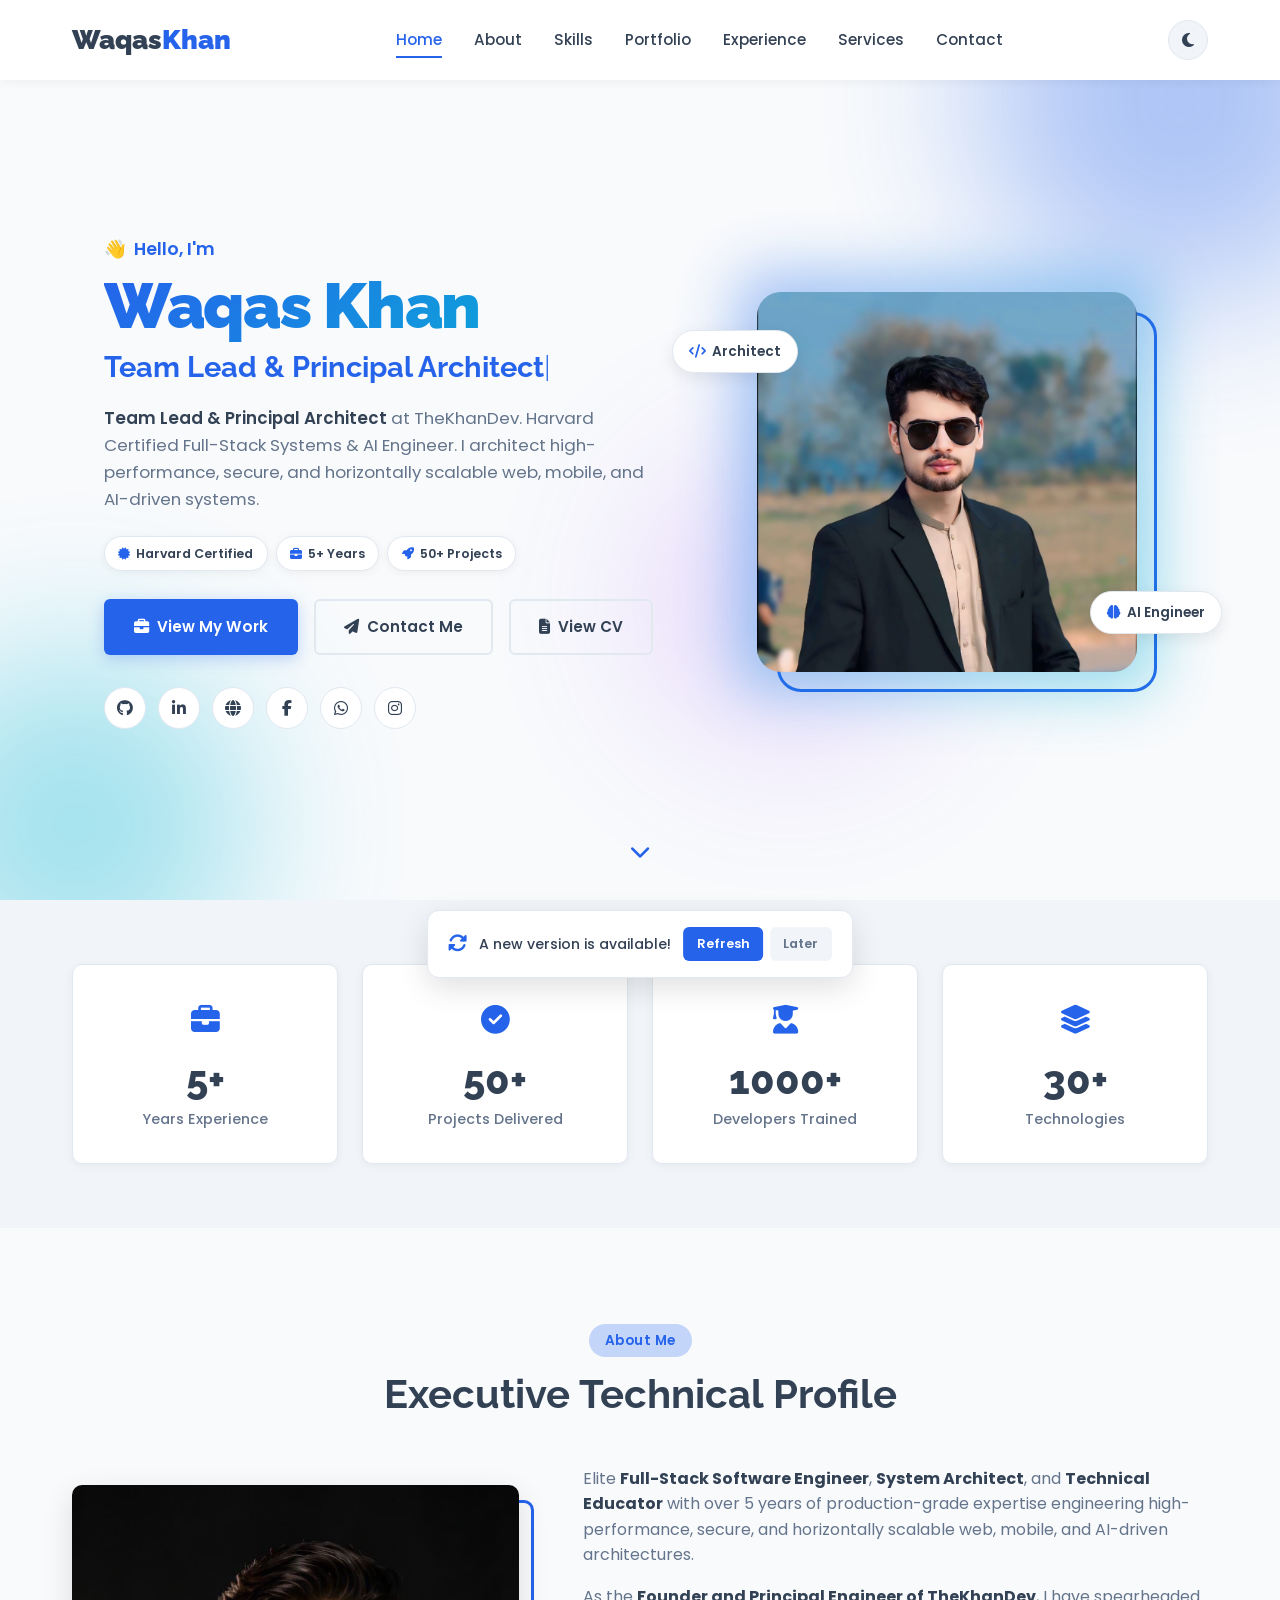
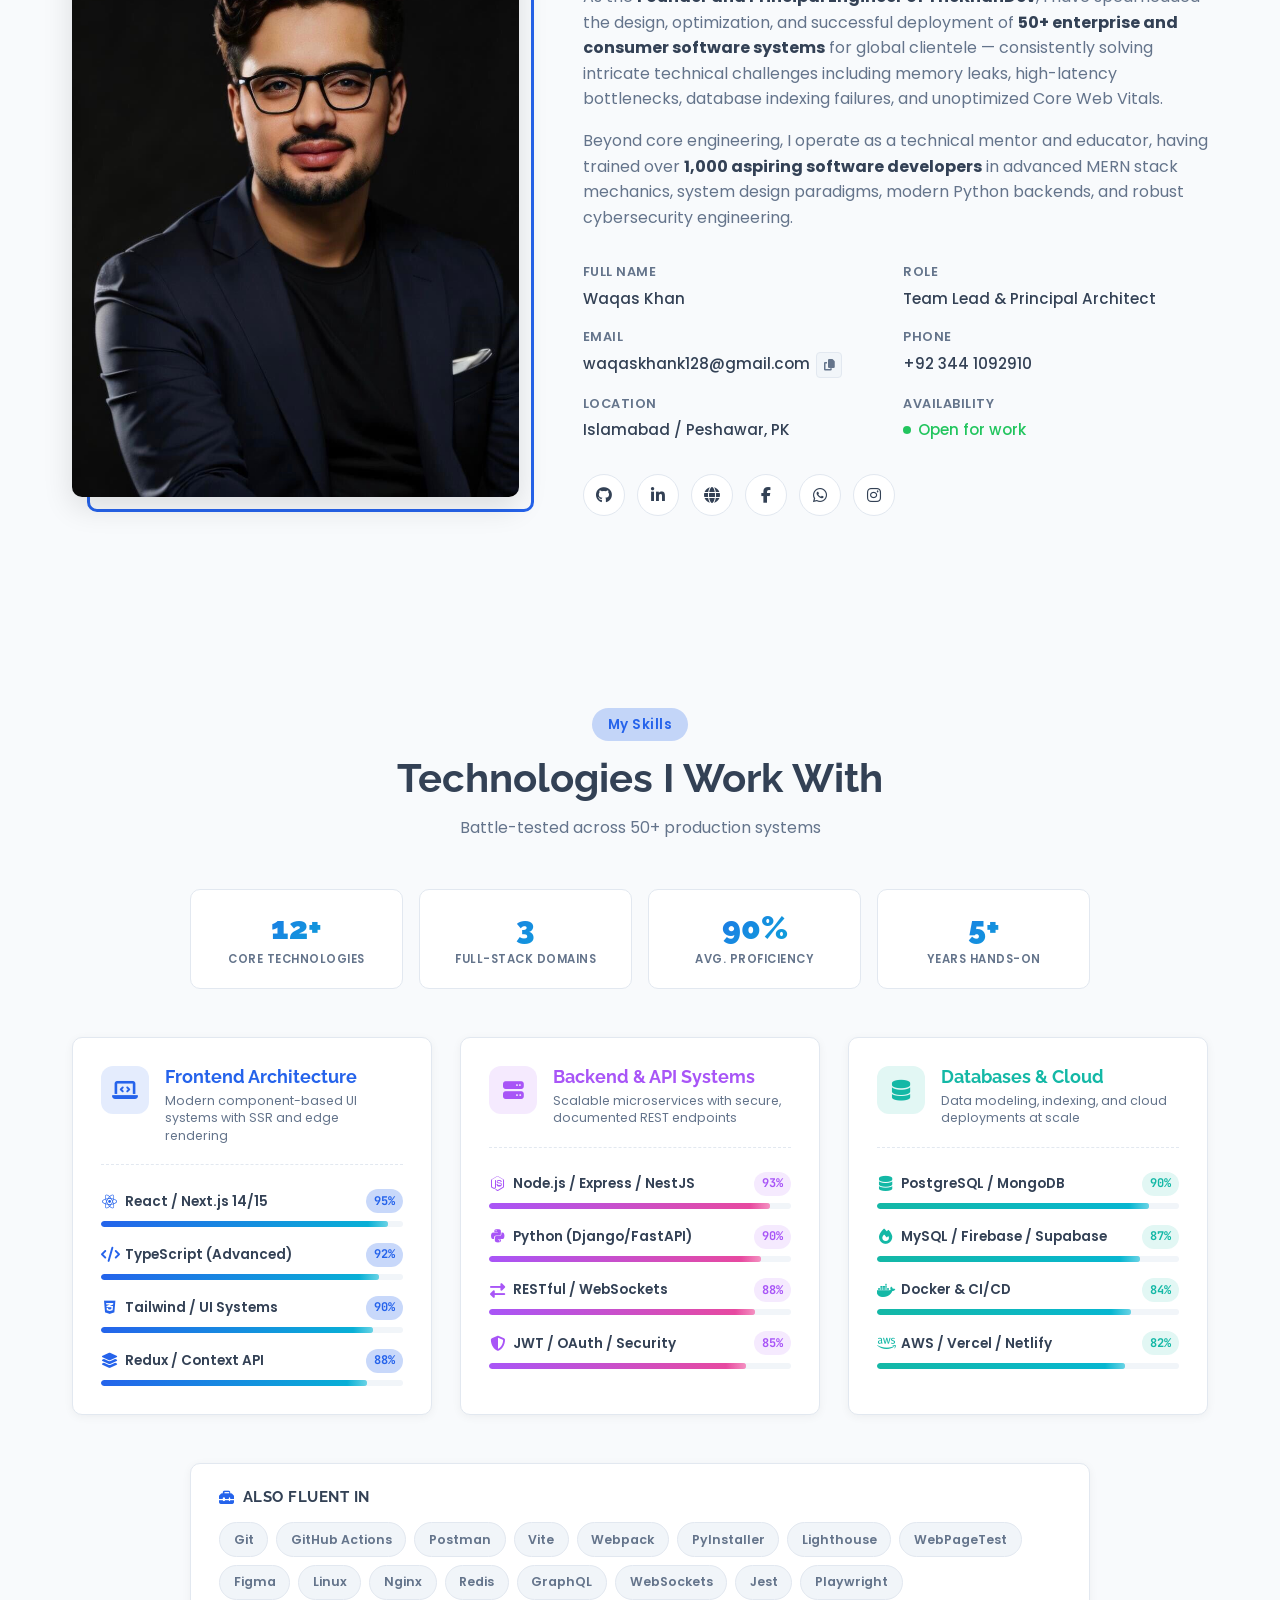
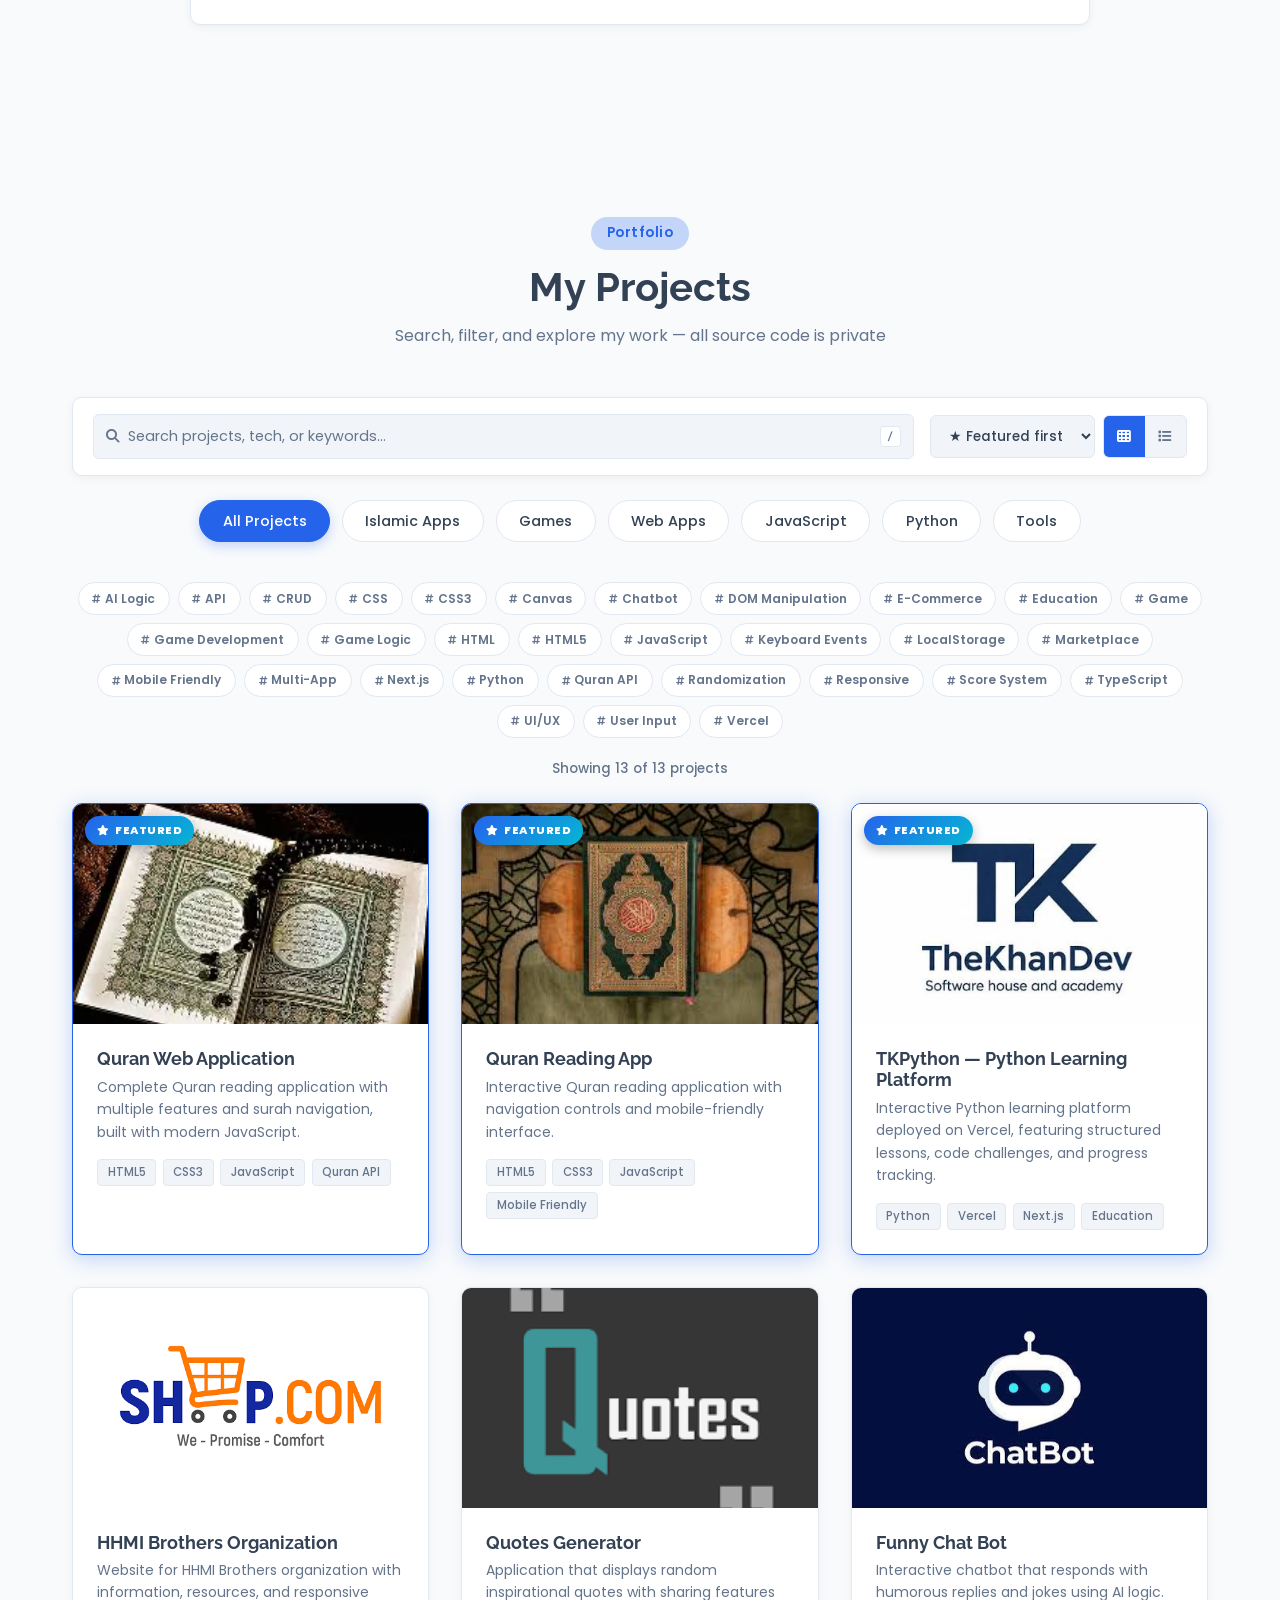
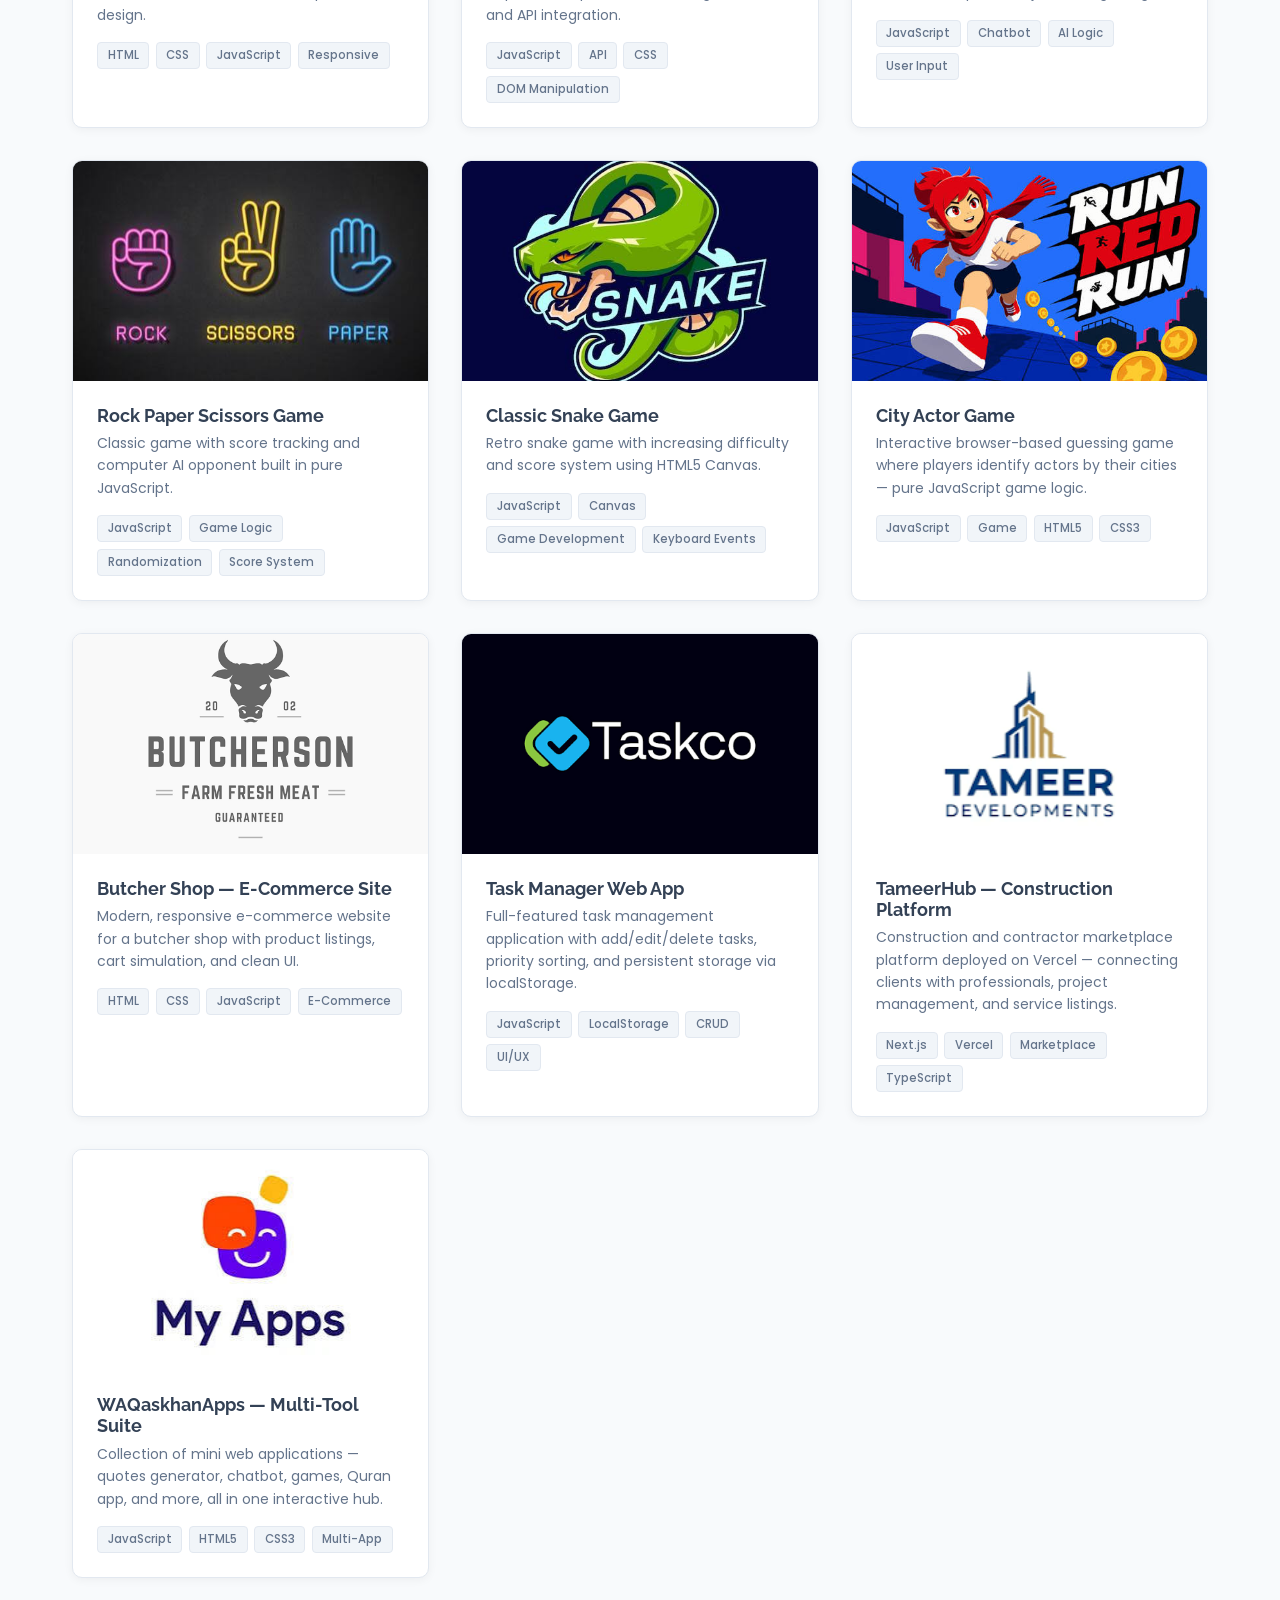
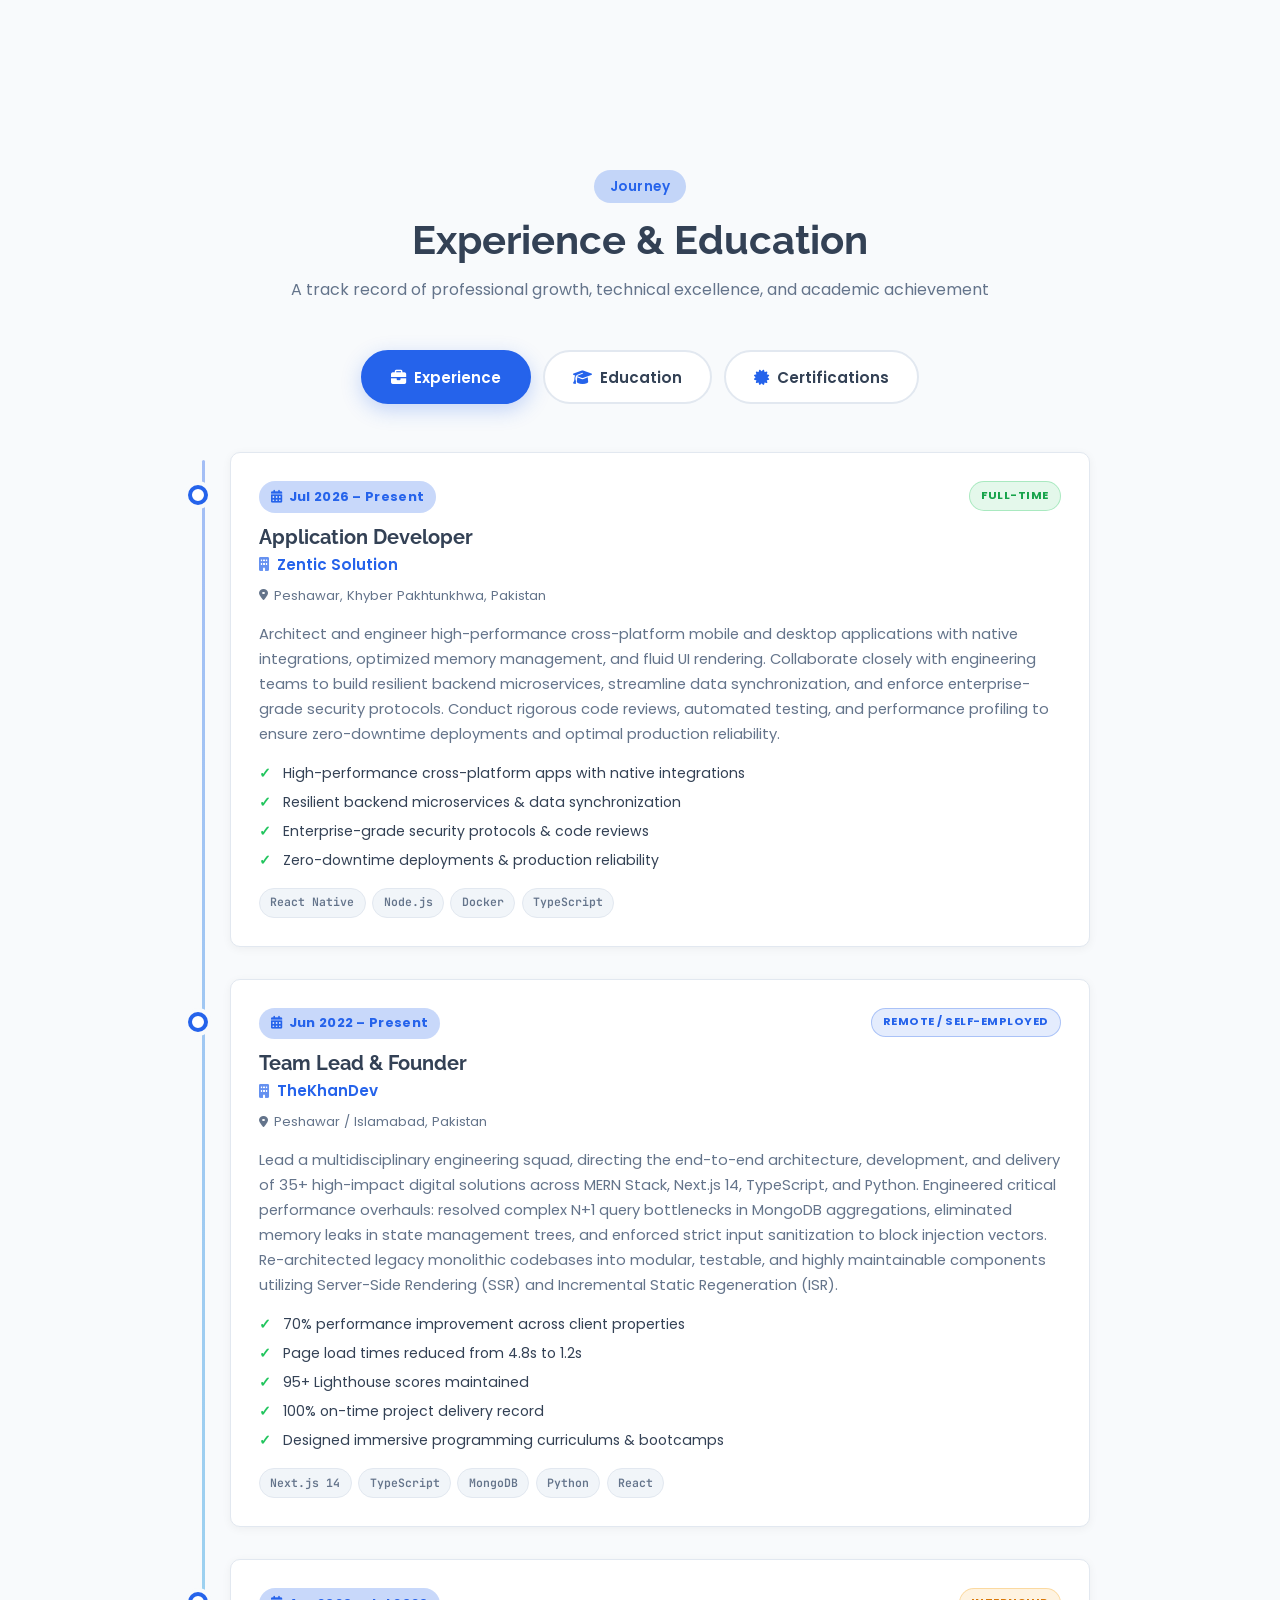
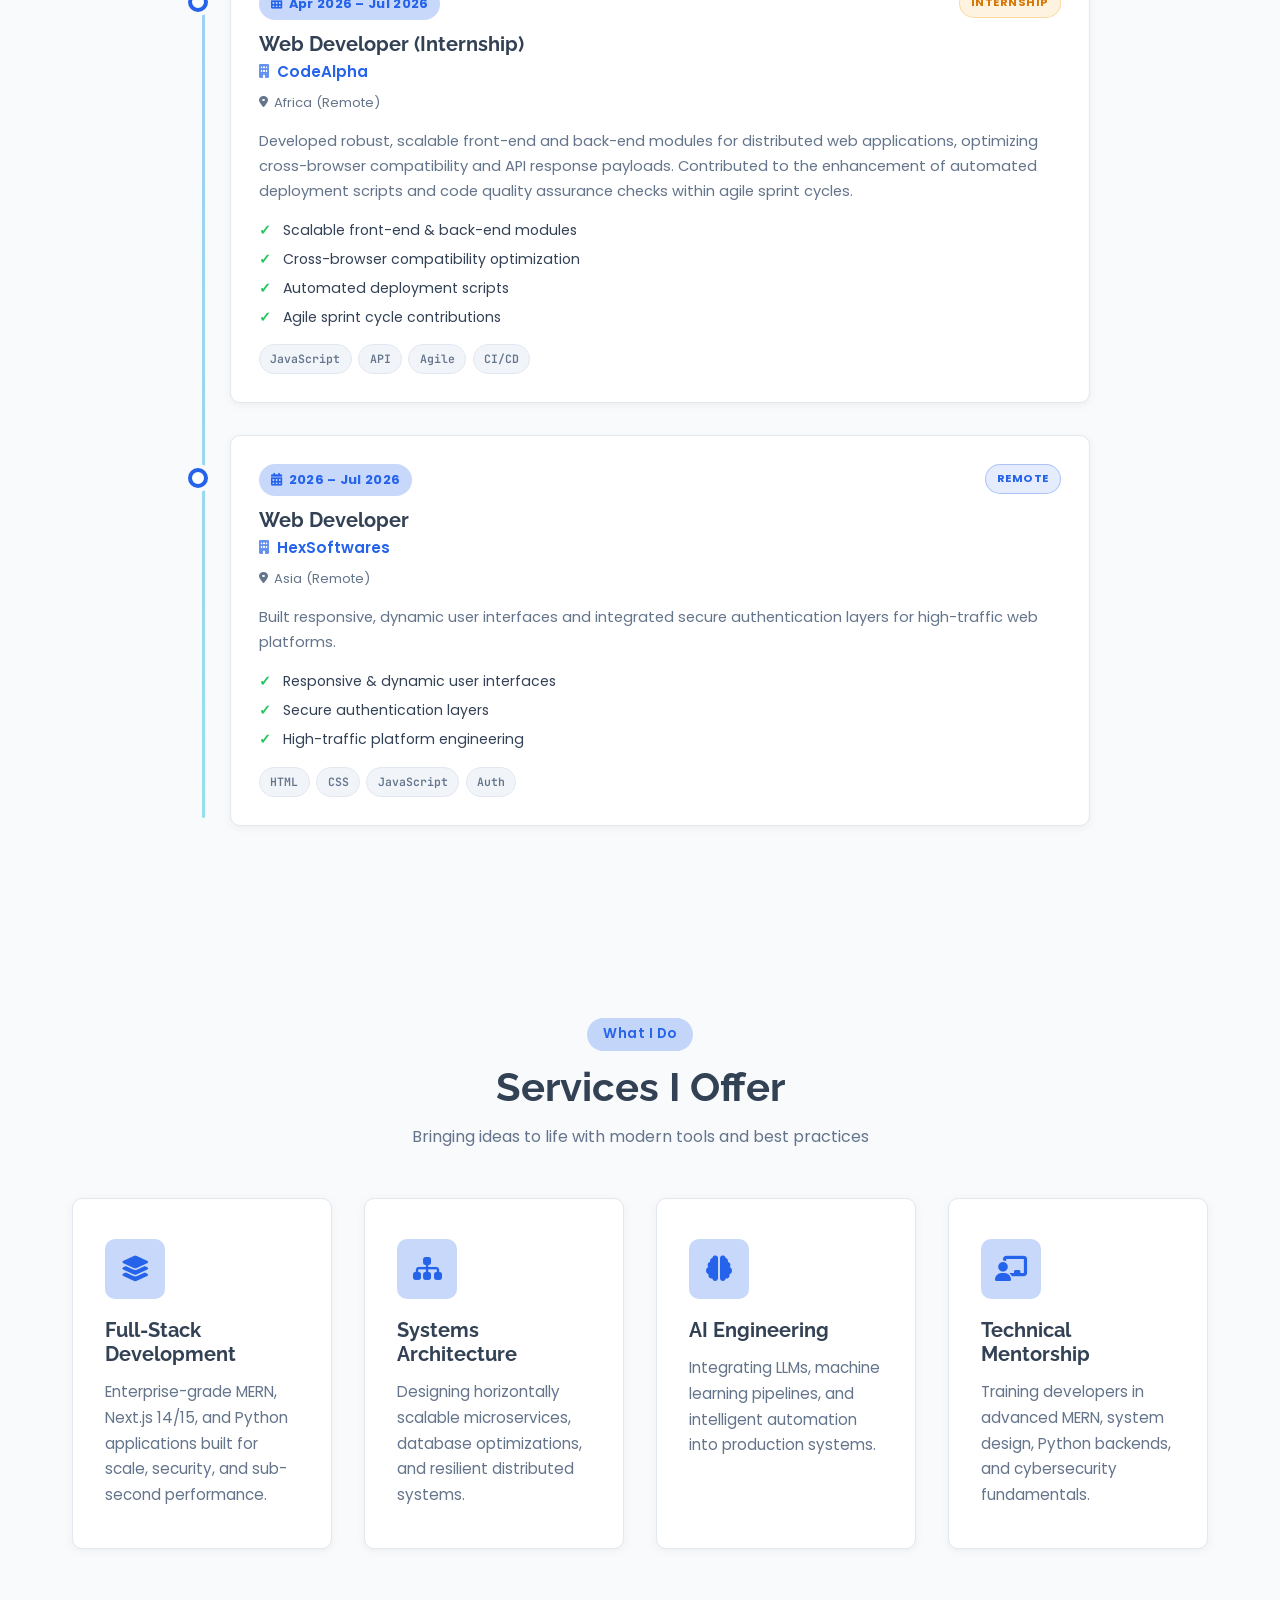
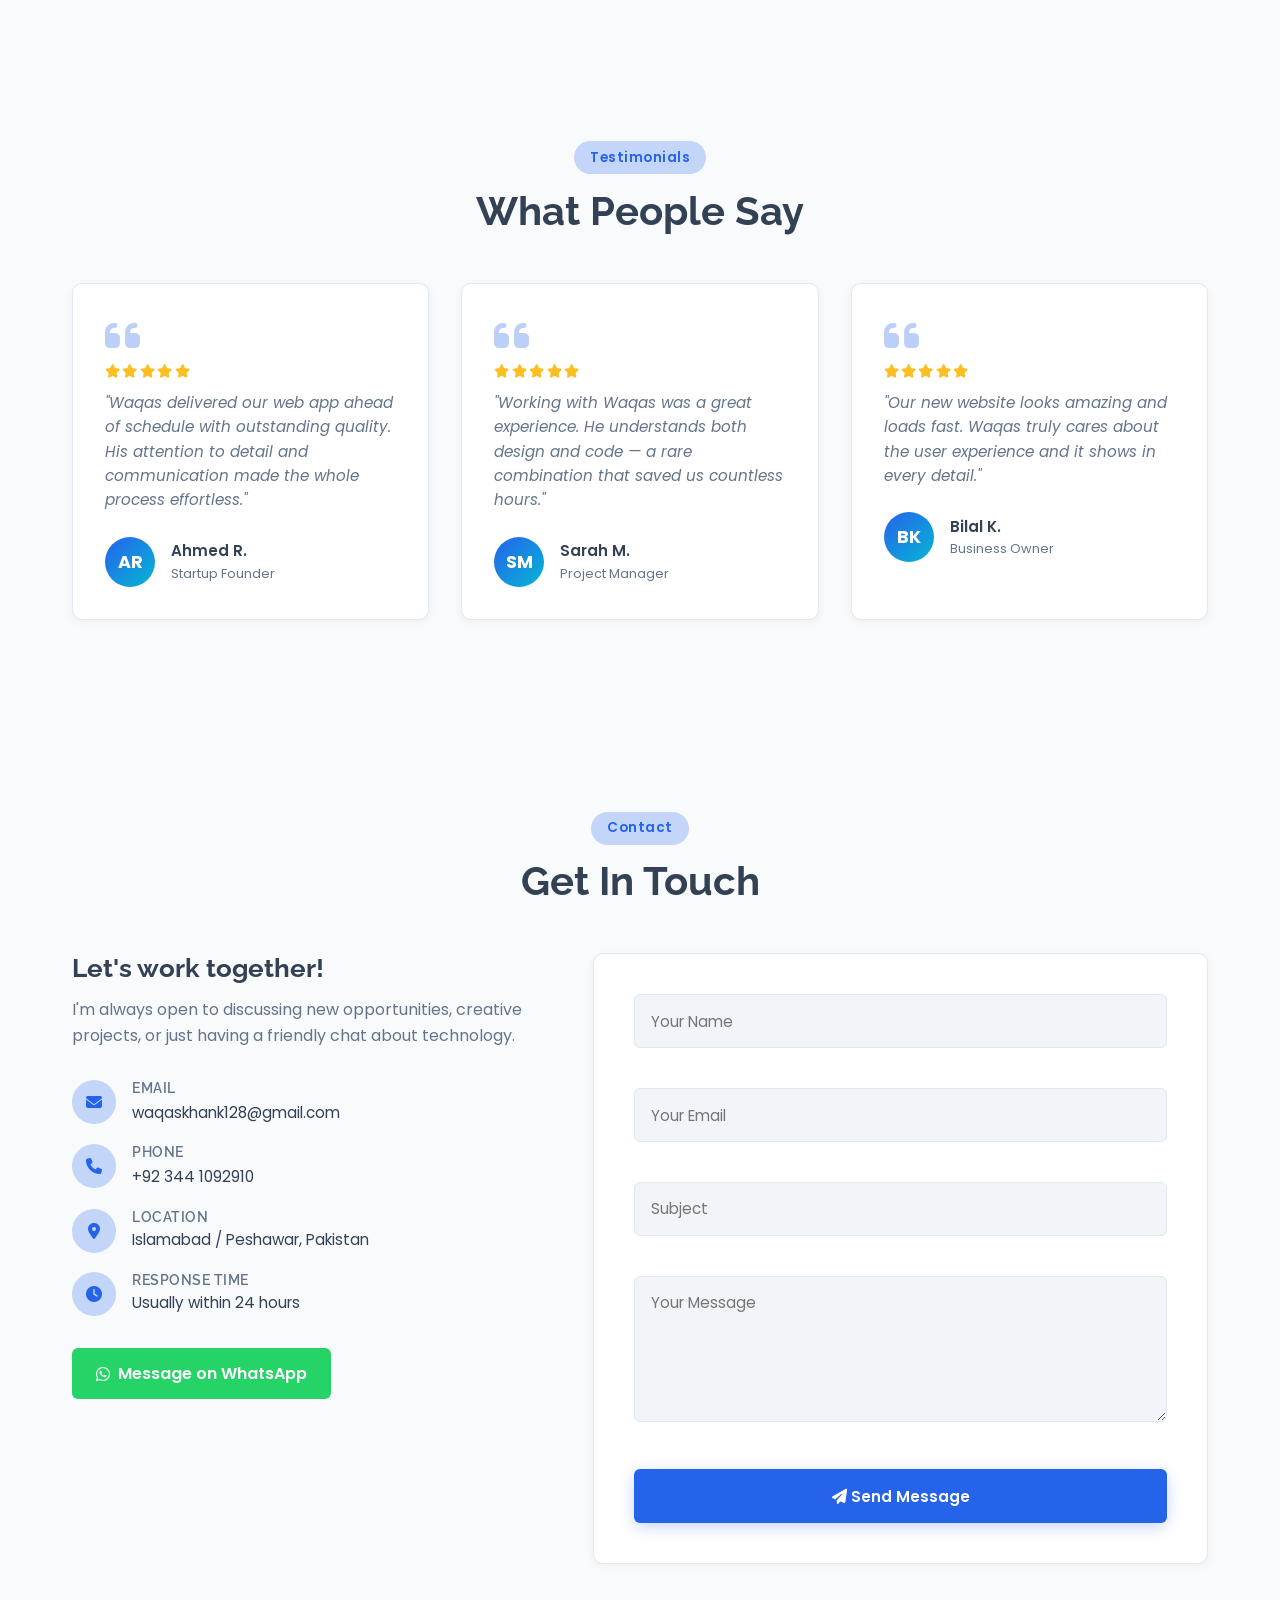
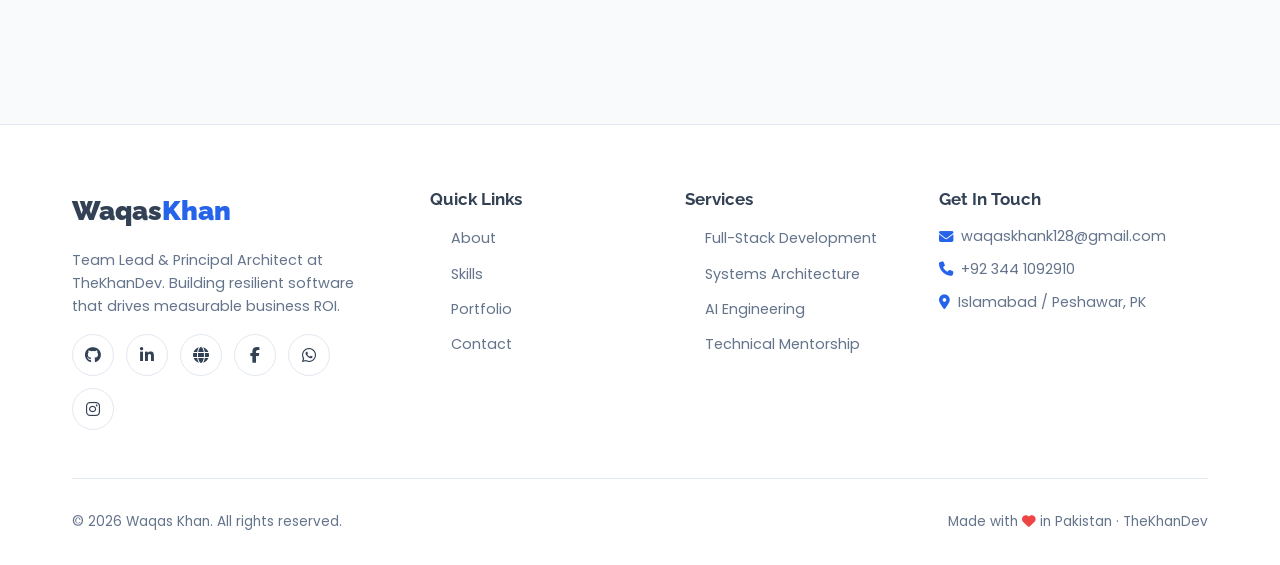
<file: index.html>
<!DOCTYPE html>
<html lang="en">
<head>
  <meta charset="UTF-8">
  <meta name="viewport" content="width=device-width, initial-scale=1.0, viewport-fit=cover">
  <title>Waqas Khan | Team Lead & Principal Architect | TheKhanDev</title>

  <meta name="description" content="Waqas Khan — Team Lead & Principal Architect at TheKhanDev. Harvard Certified Full-Stack Systems & AI Engineer from Peshawar, Pakistan. 5+ years building scalable enterprise software.">
  <meta name="author" content="Waqas Khan">
  <meta name="theme-color" id="metaThemeColor" content="#2563eb">
  
  <!-- Open Graph -->
  <meta property="og:type" content="website">
  <meta property="og:title" content="Waqas Khan | Team Lead & Principal Architect">
  <meta property="og:description" content="Harvard Certified Full-Stack Systems & AI Engineer. 50+ enterprise projects delivered.">
  <meta property="og:image" content="assets/images/waqas-hero.jpg">
  <meta name="twitter:card" content="summary_large_image">

  <!-- PWA & Icons -->
  <link rel="manifest" href="manifest.json">
  <link rel="icon" type="image/svg+xml" href="data:image/svg+xml,%3Csvg xmlns='http://www.w3.org/2000/svg' viewBox='0 0 100 100'%3E%3Cdefs%3E%3ClinearGradient id='g' x1='0' y1='0' x2='1' y2='1'%3E%3Cstop offset='0' stop-color='%232563eb'/%3E%3Cstop offset='1' stop-color='%2306b6d4'/%3E%3C/linearGradient%3E%3C/defs%3E%3Crect width='100' height='100' rx='22' fill='url(%23g)'/%3E%3Ctext x='50' y='62' font-family='Arial,sans-serif' font-size='44' font-weight='900' fill='white' text-anchor='middle'%3EWK%3C/text%3E%3C/svg%3E">
  <link rel="apple-touch-icon" href="data:image/svg+xml;charset=utf-8,%3Csvg xmlns='http://www.w3.org/2000/svg' viewBox='0 0 180 180'%3E%3Cdefs%3E%3ClinearGradient id='g' x1='0' y1='0' x2='1' y2='1'%3E%3Cstop offset='0' stop-color='%232563eb'/%3E%3Cstop offset='1' stop-color='%2306b6d4'/%3E%3C/linearGradient%3E%3C/defs%3E%3Crect width='180' height='180' rx='40' fill='url(%23g)'/%3E%3Ctext x='90' y='118' font-family='Arial' font-size='82' font-weight='900' fill='%23fff' text-anchor='middle'%3EWK%3C/text%3E%3C/svg%3E">
  <meta name="apple-mobile-web-app-capable" content="yes">
  <meta name="apple-mobile-web-app-status-bar-style" content="black-translucent">
  <meta name="apple-mobile-web-app-title" content="WK Portfolio">
  <meta name="mobile-web-app-capable" content="yes">

  <!-- Fonts & CSS -->
  <link rel="preconnect" href="https://fonts.googleapis.com">
  <link rel="preconnect" href="https://fonts.gstatic.com" crossorigin>
  <link href="https://fonts.googleapis.com/css2?family=Poppins:wght@300;400;500;600;700&family=Raleway:wght@300;400;500;700;800;900&family=JetBrains+Mono:wght@400;600&display=swap" rel="stylesheet">
  <link rel="stylesheet" href="https://cdnjs.cloudflare.com/ajax/libs/font-awesome/6.4.0/css/all.min.css">

  <link rel="stylesheet" href="css/variables.css">
  <link rel="stylesheet" href="css/style.css">
  <link rel="stylesheet" href="css/responsive.css">

  <noscript>
    <style>
      #preloader{display:none!important}
      .nav-toggle{display:flex!important}
      .reveal{opacity:1!important;transform:none!important}
    </style>
  </noscript>
</head>
<body>

  <div id="preloader" class="preloader">
    <div class="preloader-content">
      <div class="preloader-logo">W<span>K</span></div>
      <div class="preloader-bar"><span></span></div>
      <div class="preloader-percent" id="preloaderPercent">0%</div>
    </div>
  </div>

  <div id="scrollProgress" class="scroll-progress" role="progressbar" aria-label="Page scroll progress"></div>

  <nav class="navbar" id="navbar" aria-label="Main navigation">
    <div class="container nav-inner">
      <a href="#home" class="logo">Waqas<span>Khan</span></a>
      <ul class="nav-menu" id="navMenu">
        <li><a href="#home"       class="nav-link active">Home</a></li>
        <li><a href="#about"      class="nav-link">About</a></li>
        <li><a href="#skills"     class="nav-link">Skills</a></li>
        <li><a href="#portfolio"  class="nav-link">Portfolio</a></li>
        <li><a href="#experience" class="nav-link">Experience</a></li>
        <li><a href="#services"   class="nav-link">Services</a></li>
        <li><a href="#contact"    class="nav-link">Contact</a></li>
      </ul>
      <!-- Re-ordered Nav Actions to fix the overlap glitch -->
      <div class="nav-actions">
        <button class="theme-toggle" id="themeToggle" aria-label="Toggle theme">
          <i class="fas fa-moon" id="themeIcon"></i>
        </button>
        <button class="nav-toggle" id="navToggle" aria-label="Toggle navigation" aria-expanded="false">
          <span></span><span></span><span></span>
        </button>
      </div>
    </div>
    <div class="nav-overlay" id="navOverlay"></div>
  </nav>

  <!-- HERO -->
  <section class="hero" id="home">
    <div class="hero-bg">
      <span class="blob blob-1"></span>
      <span class="blob blob-2"></span>
      <span class="blob blob-3"></span>
      <canvas id="particles" class="particles" aria-hidden="true"></canvas>
    </div>
    <div class="container hero-inner">
      <div class="hero-content">
        <p class="hero-subtitle"><span class="wave">👋</span> Hello, I'm</p>
        <h1 class="hero-title">Waqas Khan</h1>
        <h2 class="hero-role">
          <span class="typed-text" id="typedText"></span><span class="cursor-blink">|</span>
        </h2>
        <p class="hero-description">
          <strong>Team Lead &amp; Principal Architect</strong> at TheKhanDev. Harvard Certified Full-Stack Systems &amp; AI Engineer. I architect high-performance, secure, and horizontally scalable web, mobile, and AI-driven systems.
        </p>
        <div class="hero-badges">
          <span class="hero-badge"><i class="fas fa-certificate"></i> Harvard Certified</span>
          <span class="hero-badge"><i class="fas fa-briefcase"></i> 5+ Years</span>
          <span class="hero-badge"><i class="fas fa-rocket"></i> 50+ Projects</span>
        </div>
        <div class="hero-buttons">
          <a href="#portfolio" class="btn btn-primary"><i class="fas fa-briefcase"></i> View My Work</a>
          <a href="#contact" class="btn btn-secondary"><i class="fas fa-paper-plane"></i> Contact Me</a>
          <a href="CV.html" class="btn btn-outline"><i class="fas fa-file-alt"></i> View CV</a>
        </div>
        <div class="hero-socials" id="heroSocials"></div>
      </div>
      <div class="hero-image">
        <div class="image-wrapper">
          <div class="image-glow"></div>
          <img src="assets/images/waqas-hero.jpg" alt="Waqas Khan portrait" loading="eager" width="380" height="380">
          <div class="image-frame"></div>
        </div>
        <div class="floating-badge badge-1"><i class="fas fa-code"></i> Architect</div>
        <div class="floating-badge badge-2"><i class="fas fa-brain"></i> AI Engineer</div>
      </div>
    </div>
    <a href="#about" class="scroll-hint" aria-label="Scroll to about"><i class="fas fa-chevron-down"></i></a>
  </section>

  <!-- STATS -->
  <section class="stats-section" aria-label="Statistics">
    <div class="container">
      <div class="stats-grid">
        <div class="stat-card"><div class="stat-icon"><i class="fas fa-briefcase"></i></div><h3 class="stat-number" data-target="5">0</h3><p class="stat-label">Years Experience</p></div>
        <div class="stat-card"><div class="stat-icon"><i class="fas fa-check-circle"></i></div><h3 class="stat-number" data-target="50">0</h3><p class="stat-label">Projects Delivered</p></div>
        <div class="stat-card"><div class="stat-icon"><i class="fas fa-user-graduate"></i></div><h3 class="stat-number" data-target="1000">0</h3><p class="stat-label">Developers Trained</p></div>
        <div class="stat-card"><div class="stat-icon"><i class="fas fa-layer-group"></i></div><h3 class="stat-number" data-target="30">0</h3><p class="stat-label">Technologies</p></div>
      </div>
    </div>
  </section>

  <!-- ABOUT -->
  <section class="section about" id="about">
    <div class="container">
      <div class="section-header reveal">
        <span class="section-tag">About Me</span>
        <h2 class="section-title">Executive Technical Profile</h2>
      </div>
      <div class="about-content">
        <div class="about-image reveal">
          <img src="assets/images/waqas-image.jpg" alt="Waqas Khan" loading="lazy" width="500" height="500">
          <div class="about-image-frame"></div>
        </div>
        <div class="about-text reveal">
          <p>Elite <strong>Full-Stack Software Engineer</strong>, <strong>System Architect</strong>, and <strong>Technical Educator</strong> with over 5 years of production-grade expertise engineering high-performance, secure, and horizontally scalable web, mobile, and AI-driven architectures.</p>
          <p>As the <strong>Founder and Principal Engineer of TheKhanDev</strong>, I have spearheaded the design, optimization, and successful deployment of <strong>50+ enterprise and consumer software systems</strong> for global clientele — consistently solving intricate technical challenges including memory leaks, high-latency bottlenecks, database indexing failures, and unoptimized Core Web Vitals.</p>
          <p>Beyond core engineering, I operate as a technical mentor and educator, having trained over <strong>1,000 aspiring software developers</strong> in advanced MERN stack mechanics, system design paradigms, modern Python backends, and robust cybersecurity engineering.</p>
          <div class="about-info">
            <div class="info-item"><span class="info-label">Full Name</span><span class="info-value">Waqas Khan</span></div>
            <div class="info-item"><span class="info-label">Role</span><span class="info-value">Team Lead &amp; Principal Architect</span></div>
            <div class="info-item">
              <span class="info-label">Email</span>
              <span class="info-value-row">
                <a href="mailto:waqaskhank128@gmail.com" class="info-value">waqaskhank128@gmail.com</a>
                <button class="copy-btn" data-copy="waqaskhank128@gmail.com" aria-label="Copy email"><i class="fas fa-copy"></i></button>
              </span>
            </div>
            <div class="info-item">
              <span class="info-label">Phone</span>
              <span class="info-value-row"><a href="tel:+923441092910" class="info-value">+92 344 1092910</a></span>
            </div>
            <div class="info-item"><span class="info-label">Location</span><span class="info-value">Islamabad / Peshawar, PK</span></div>
            <div class="info-item"><span class="info-label">Availability</span><span class="info-value available"><span class="dot"></span> Open for work</span></div>
          </div>
          <div class="social-links" id="socialLinksContainer"></div>
        </div>
      </div>
    </div>
  </section>

  <!-- SKILLS -->
  <section class="section skills" id="skills">
    <div class="container">
      <div class="section-header reveal">
        <span class="section-tag">My Skills</span>
        <h2 class="section-title">Technologies I Work With</h2>
        <p class="section-subtitle">Battle-tested across 50+ production systems</p>
      </div>

      <div class="skills-stats reveal">
        <div class="skills-stat">
          <div class="skills-stat-value"><span class="skills-stat-num" data-target="12">0</span>+</div>
          <div class="skills-stat-label">Core Technologies</div>
        </div>
        <div class="skills-stat">
          <div class="skills-stat-value"><span class="skills-stat-num" data-target="3">0</span></div>
          <div class="skills-stat-label">Full-Stack Domains</div>
        </div>
        <div class="skills-stat">
          <div class="skills-stat-value"><span class="skills-stat-num" data-target="90">0</span>%</div>
          <div class="skills-stat-label">Avg. Proficiency</div>
        </div>
        <div class="skills-stat">
          <div class="skills-stat-value"><span class="skills-stat-num" data-target="5">0</span>+</div>
          <div class="skills-stat-label">Years Hands-on</div>
        </div>
      </div>

      <div class="skills-container" id="skillsContainer"></div>

      <div class="tools-strip reveal">
        <h3 class="tools-title"><i class="fas fa-toolbox"></i> Also Fluent In</h3>
        <div class="tools-chips" id="toolsChips"></div>
      </div>
    </div>
  </section>

  <!-- PORTFOLIO -->
  <section class="section portfolio" id="portfolio">
    <div class="container">
      <div class="section-header reveal">
        <span class="section-tag">Portfolio</span>
        <h2 class="section-title">My Projects</h2>
        <p class="section-subtitle">Search, filter, and explore my work — all source code is private</p>
      </div>

      <div class="portfolio-toolbar reveal">
        <div class="portfolio-search">
          <i class="fas fa-search"></i>
          <input type="text" id="projectSearch" placeholder="Search projects, tech, or keywords…" aria-label="Search projects">
          <kbd>/</kbd>
        </div>
        <div class="portfolio-toolbar-actions">
          <select id="projectSort" class="portfolio-sort" aria-label="Sort projects">
            <option value="featured">★ Featured first</option>
            <option value="newest">🆕 Newest first</option>
            <option value="az">🔤 A → Z</option>
          </select>
          <div class="view-toggle" role="group" aria-label="View mode">
            <button data-view="grid" class="active" aria-label="Grid view" title="Grid view"><i class="fas fa-th"></i></button>
            <button data-view="list" aria-label="List view" title="List view"><i class="fas fa-list"></i></button>
          </div>
        </div>
      </div>

      <div class="portfolio-filter" id="portfolioFilterContainer" role="tablist" aria-label="Project filters"></div>
      <div class="tech-chips" id="techChips" aria-label="Filter by technology"></div>
      <p class="project-count" id="projectCount"></p>
      <div class="portfolio-grid" id="portfolioGridContainer"></div>
    </div>
  </section>

  <!-- EXPERIENCE -->
  <section class="section experience" id="experience">
    <div class="container">
      <div class="section-header reveal">
        <span class="section-tag">Journey</span>
        <h2 class="section-title">Experience &amp; Education</h2>
        <p class="section-subtitle">A track record of professional growth, technical excellence, and academic achievement</p>
      </div>

      <div class="exp-tabs reveal" role="tablist" aria-label="Experience and education tabs">
        <button class="exp-tab active" data-tab="experience" role="tab" aria-selected="true" aria-controls="panel-experience"><i class="fas fa-briefcase"></i> Experience</button>
        <button class="exp-tab" data-tab="education" role="tab" aria-selected="false" aria-controls="panel-education"><i class="fas fa-graduation-cap"></i> Education</button>
        <button class="exp-tab" data-tab="certifications" role="tab" aria-selected="false" aria-controls="panel-certifications"><i class="fas fa-certificate"></i> Certifications</button>
      </div>

      <div class="exp-panel active" id="panel-experience" role="tabpanel">
        <div class="exp-timeline" id="experienceTimeline"></div>
      </div>
      <div class="exp-panel" id="panel-education" role="tabpanel">
        <div class="exp-timeline" id="educationTimeline"></div>
      </div>
      <div class="exp-panel" id="panel-certifications" role="tabpanel">
        <div class="cert-tabs" id="certCategoryTabs"></div>
        <p class="cert-count"><span id="certCountBadge">0</span> certifications</p>
        <div class="cert-grid" id="certificationsGrid"></div>
      </div>
    </div>
  </section>

  <!-- SERVICES -->
  <section class="section services" id="services">
    <div class="container">
      <div class="section-header reveal">
        <span class="section-tag">What I Do</span>
        <h2 class="section-title">Services I Offer</h2>
        <p class="section-subtitle">Bringing ideas to life with modern tools and best practices</p>
      </div>
      <div class="services-grid" id="servicesGrid"></div>
    </div>
  </section>

  <!-- TESTIMONIALS -->
  <section class="section testimonials" id="testimonials">
    <div class="container">
      <div class="section-header reveal">
        <span class="section-tag">Testimonials</span>
        <h2 class="section-title">What People Say</h2>
      </div>
      <div class="testimonials-grid" id="testimonialsGrid"></div>
    </div>
  </section>

  <!-- CONTACT -->
  <section class="section contact" id="contact">
    <div class="container">
      <div class="section-header reveal">
        <span class="section-tag">Contact</span>
        <h2 class="section-title">Get In Touch</h2>
      </div>
      <div class="contact-container">
        <div class="contact-info reveal">
          <h3>Let's work together!</h3>
          <p>I'm always open to discussing new opportunities, creative projects, or just having a friendly chat about technology.</p>
          <div class="contact-details">
            <div class="contact-item"><i class="fas fa-envelope"></i><div><h4>Email</h4><a href="mailto:waqaskhank128@gmail.com">waqaskhank128@gmail.com</a></div></div>
            <div class="contact-item"><i class="fas fa-phone"></i><div><h4>Phone</h4><a href="tel:+923441092910">+92 344 1092910</a></div></div>
            <div class="contact-item"><i class="fas fa-map-marker-alt"></i><div><h4>Location</h4><p>Islamabad / Peshawar, Pakistan</p></div></div>
            <div class="contact-item"><i class="fas fa-clock"></i><div><h4>Response Time</h4><p>Usually within 24 hours</p></div></div>
          </div>
          <a href="https://wa.me/923441092910" target="_blank" rel="noopener" class="direct-contact-btn"><i class="fab fa-whatsapp"></i> Message on WhatsApp</a>
        </div>
        <div class="contact-form reveal">
          <form id="contactForm" action="https://formspree.io/f/xbjnqpyz" method="POST" novalidate>
            <div class="form-group">
              <label for="name" class="sr-only">Your name</label>
              <input type="text" name="name" id="name" placeholder="Your Name" aria-label="Your name" required autocomplete="name">
              <span class="form-error" data-for="name"></span>
            </div>
            <div class="form-group">
              <label for="email" class="sr-only">Your email</label>
              <input type="email" name="_replyto" id="email" placeholder="Your Email" aria-label="Your email" required autocomplete="email">
              <span class="form-error" data-for="email"></span>
            </div>
            <div class="form-group">
              <label for="subject" class="sr-only">Subject</label>
              <input type="text" name="subject" id="subject" placeholder="Subject" aria-label="Subject" required>
              <span class="form-error" data-for="subject"></span>
            </div>
            <div class="form-group">
              <label for="message" class="sr-only">Message</label>
              <textarea name="message" id="message" placeholder="Your Message" aria-label="Message" rows="5" required></textarea>
              <span class="form-error" data-for="message"></span>
            </div>
            <input type="hidden" name="_subject" value="New Contact Form Submission - Waqas Khan Portfolio">
            <input type="text" name="_gotcha" style="display:none" tabindex="-1" autocomplete="off">
            <button type="submit" class="btn btn-primary btn-block">
              <span class="btn-text"><i class="fas fa-paper-plane"></i> Send Message</span>
              <span class="btn-loading" style="display:none"><i class="fas fa-spinner fa-spin"></i> Sending...</span>
            </button>
          </form>
        </div>
      </div>
    </div>
  </section>

  <!-- FOOTER -->
  <footer class="footer">
    <div class="container">
      <div class="footer-grid">
        <div class="footer-brand">
          <a href="#home" class="logo">Waqas<span>Khan</span></a>
          <p>Team Lead &amp; Principal Architect at TheKhanDev. Building resilient software that drives measurable business ROI.</p>
          <div class="social-links" id="footerSocialsContainer"></div>
        </div>
        <div class="footer-links">
          <h4>Quick Links</h4>
          <ul>
            <li><a href="#about">About</a></li>
            <li><a href="#skills">Skills</a></li>
            <li><a href="#portfolio">Portfolio</a></li>
            <li><a href="#contact">Contact</a></li>
          </ul>
        </div>
        <div class="footer-links">
          <h4>Services</h4>
          <ul>
            <li><a href="#services">Full-Stack Development</a></li>
            <li><a href="#services">Systems Architecture</a></li>
            <li><a href="#services">AI Engineering</a></li>
            <li><a href="#services">Technical Mentorship</a></li>
          </ul>
        </div>
        <div class="footer-contact">
          <h4>Get In Touch</h4>
          <p><i class="fas fa-envelope"></i> waqaskhank128@gmail.com</p>
          <p><i class="fas fa-phone"></i> +92 344 1092910</p>
          <p><i class="fas fa-map-marker-alt"></i> Islamabad / Peshawar, PK</p>
        </div>
      </div>
      <div class="footer-bottom">
        <p>&copy; <span id="currentYear"></span> Waqas Khan. All rights reserved.</p>
        <p>Made with <i class="fas fa-heart"></i> in Pakistan · TheKhanDev</p>
      </div>
    </div>
  </footer>

  <a href="#home" class="back-to-top" id="backToTop" aria-label="Back to top">
    <svg viewBox="0 0 40 40" class="progress-ring" aria-hidden="true">
      <circle cx="20" cy="20" r="17" fill="none" stroke="currentColor" stroke-width="2" opacity="0.15"/>
      <circle cx="20" cy="20" r="17" fill="none" stroke="currentColor" stroke-width="2"
              stroke-dasharray="106.8" stroke-dashoffset="106.8" id="progressCircle"
              stroke-linecap="round" transform="rotate(-90 20 20)"/>
    </svg>
    <i class="fas fa-arrow-up"></i>
  </a>

  <!-- Modals & UI -->
  <div class="modal" id="projectModal" aria-hidden="true" role="dialog" aria-modal="true" aria-labelledby="modalTitle">
    <div class="modal-overlay" data-close></div>
    <div class="modal-content">
      <button class="modal-close" data-close aria-label="Close modal"><i class="fas fa-times"></i></button>
      <div class="modal-body" id="modalBody"></div>
    </div>
  </div>

  <div id="toast" class="toast" role="status" aria-live="polite"></div>

  <!-- PWA Elements -->
  <button id="installApp" class="install-btn" hidden aria-label="Install app">
    <i class="fas fa-download"></i>
    <span id="installAppLabel">Install App</span>
  </button>

  <div id="pwaUpdate" class="pwa-update">
    <i class="fas fa-sync-alt"></i>
    <p>A new version is available!</p>
    <div class="pwa-update-actions">
      <button data-update-reload class="pwa-btn-primary">Refresh</button>
      <button data-update-dismiss class="pwa-btn-ghost">Later</button>
    </div>
  </div>

  <div id="offlineBadge" class="offline-badge">
    <i class="fas fa-wifi"></i> Offline
  </div>

  <script src="js/data.js" defer></script>
  <script src="js/effects.js" defer></script>
  <script src="js/main.js" defer></script>
  <script src="js/pwa.js" defer></script>
</body>
</html>
</file>
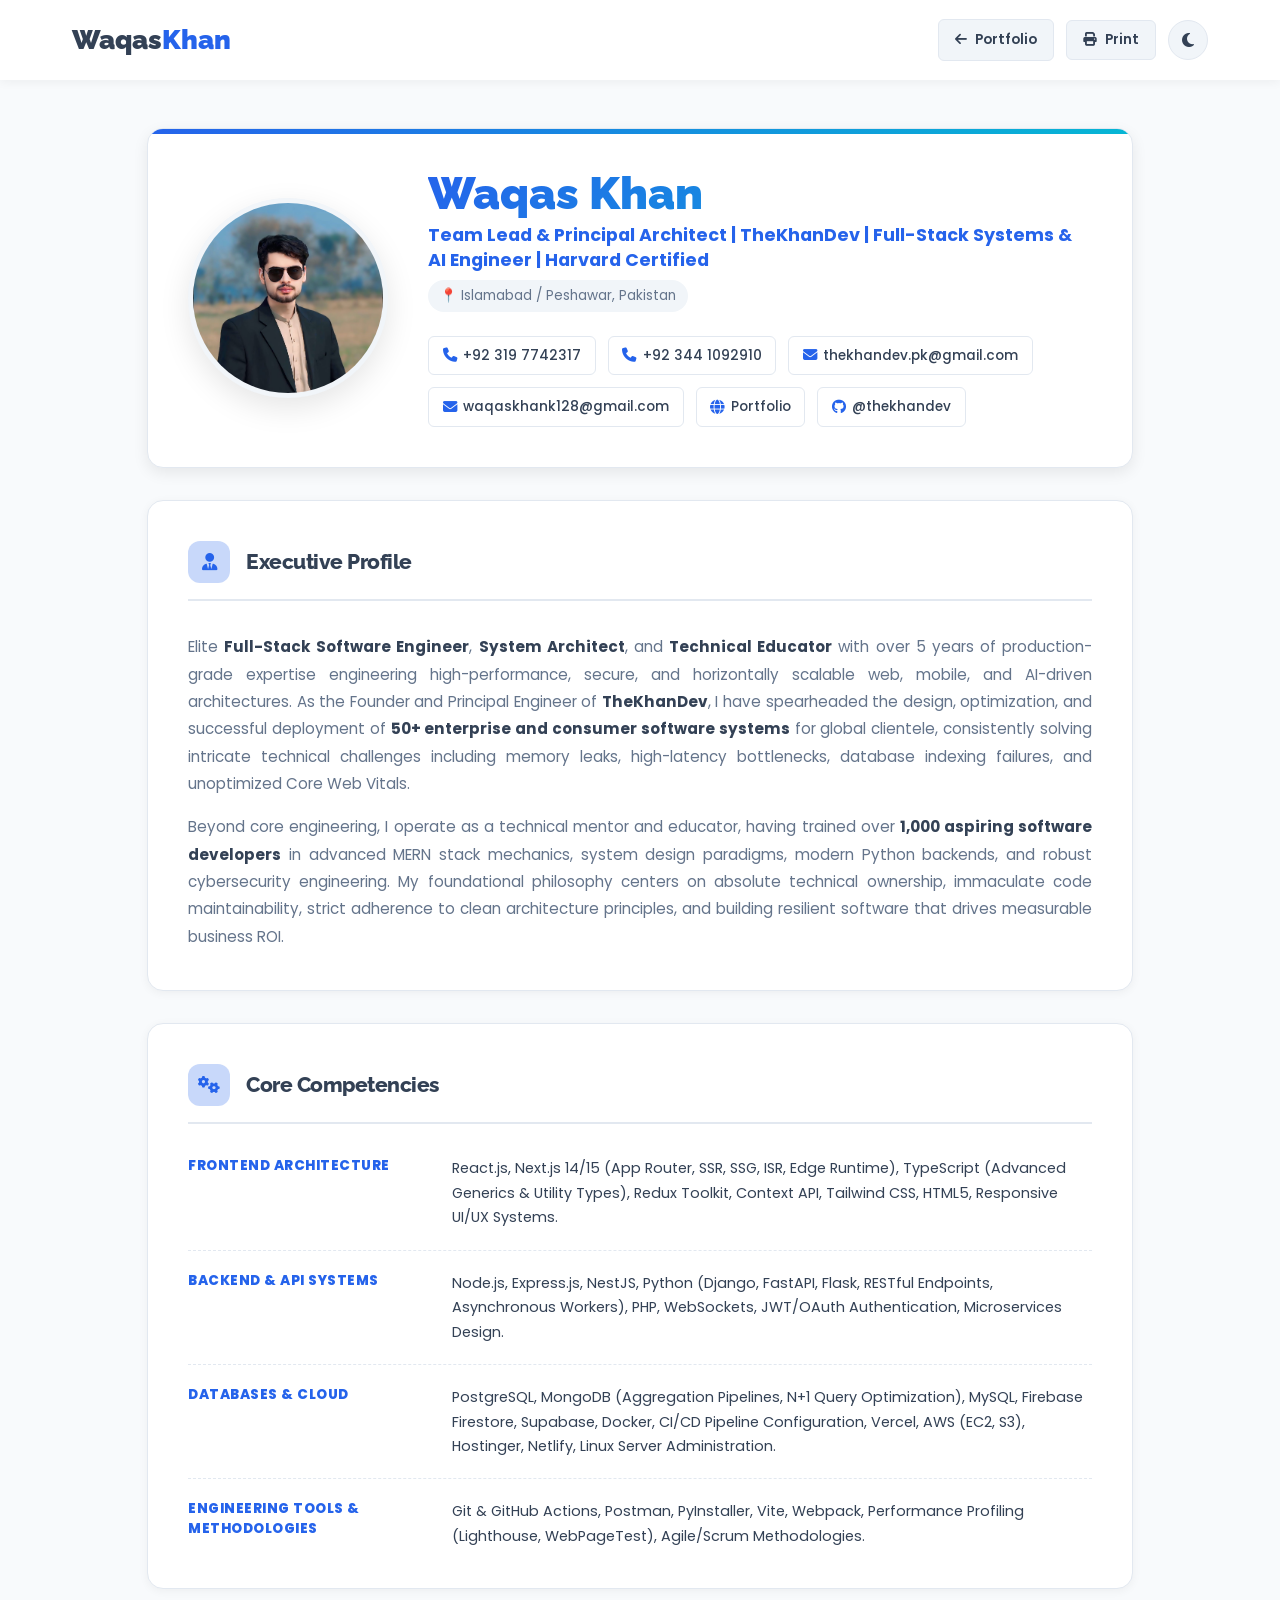
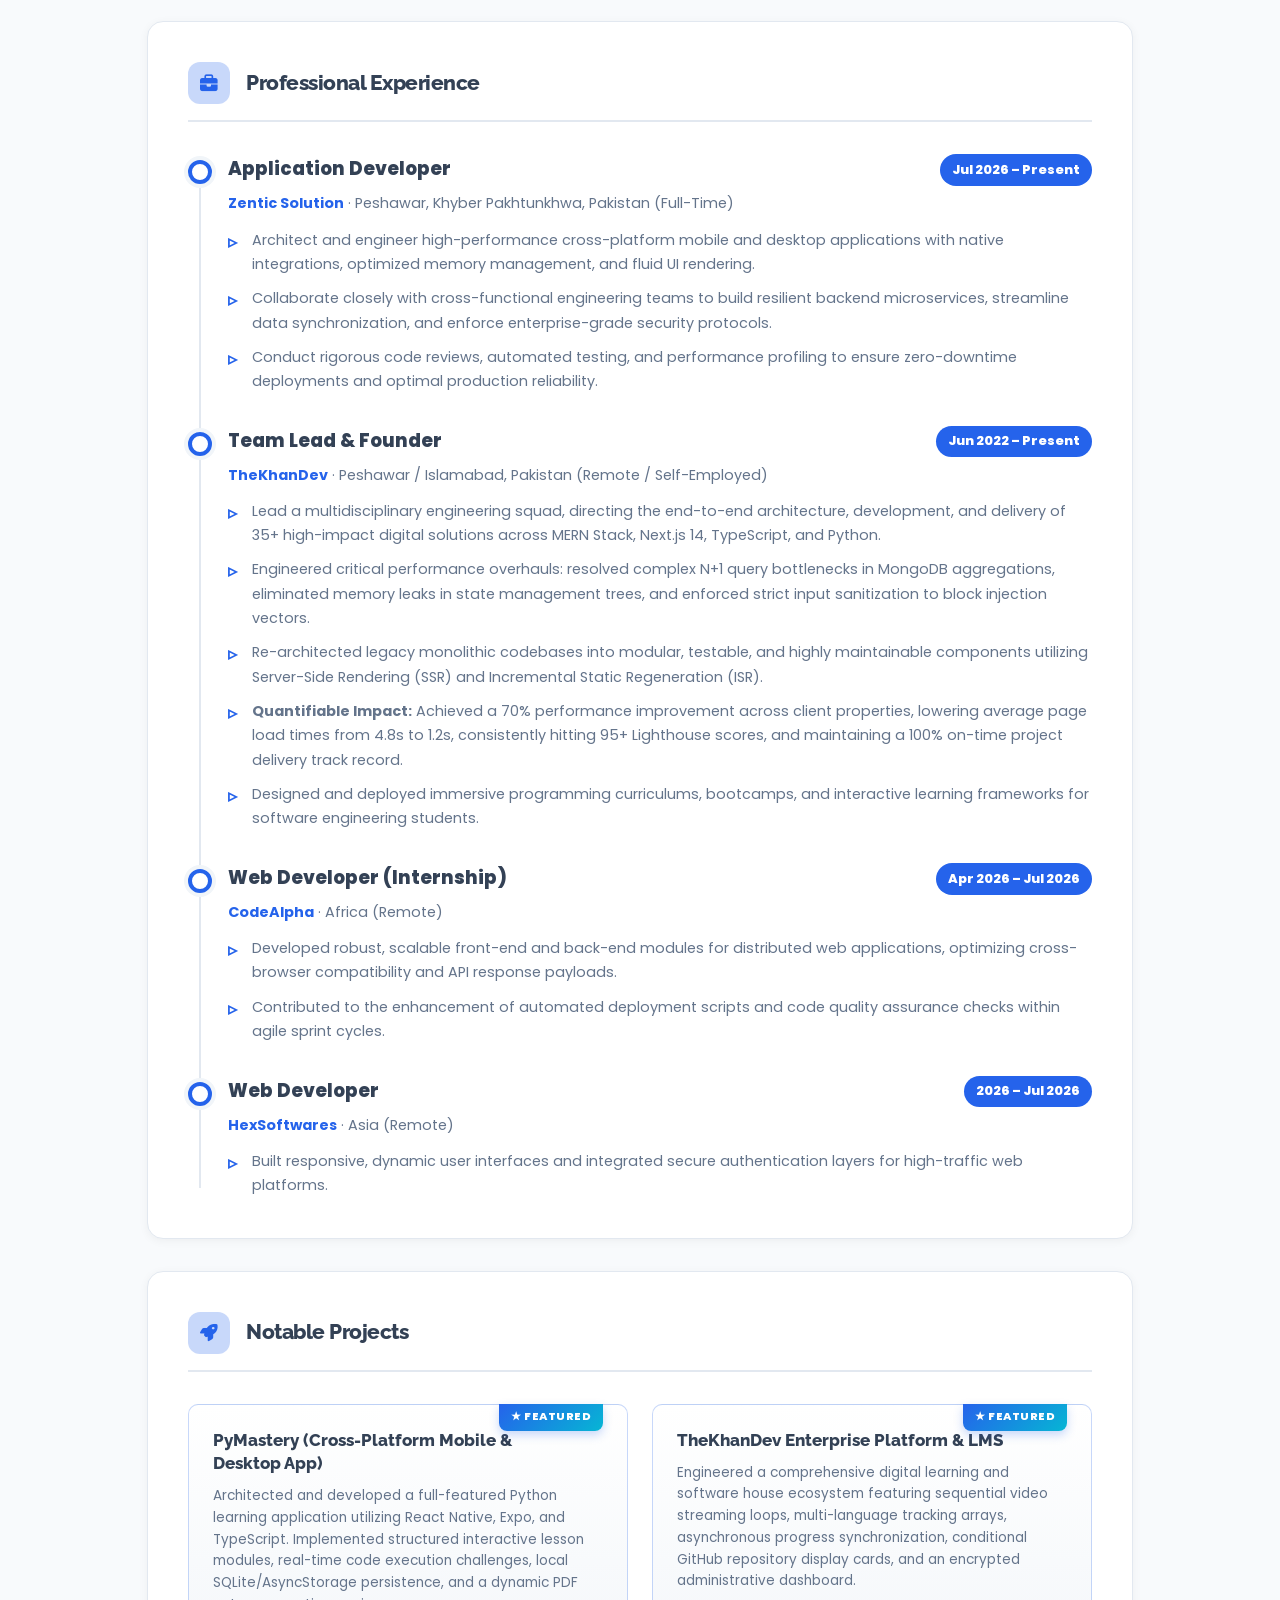
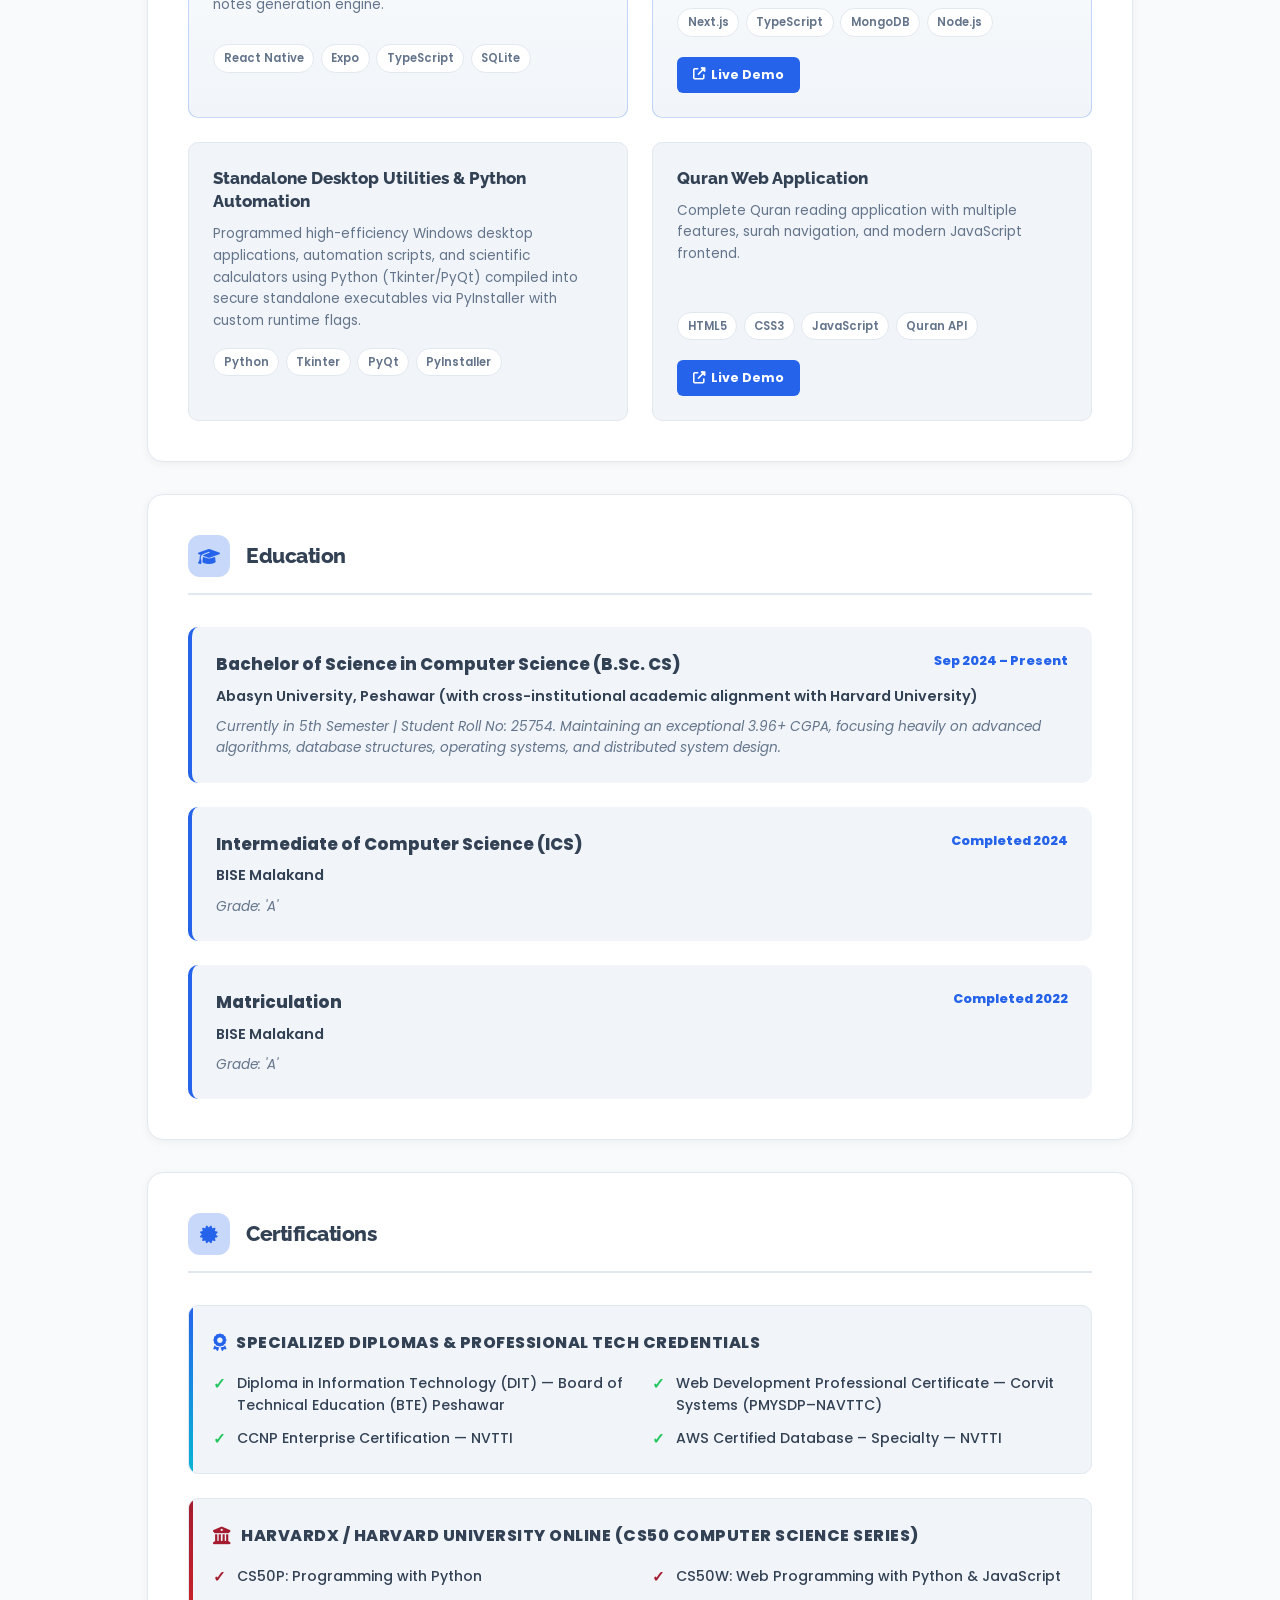
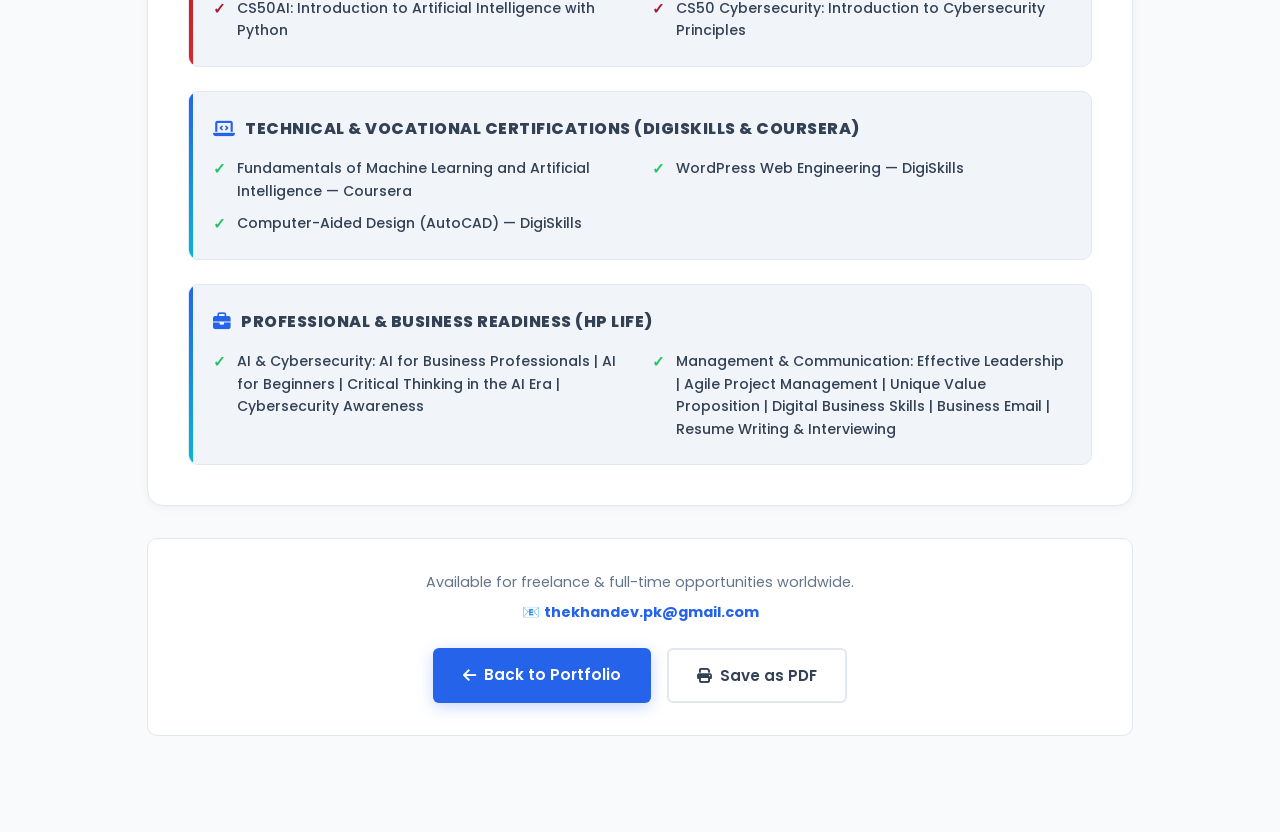
<file: CV.html>
<!DOCTYPE html>
<html lang="en">
<head>
  <meta charset="UTF-8">
  <meta name="viewport" content="width=device-width, initial-scale=1.0, viewport-fit=cover">
  <title>CV | Waqas Khan — Team Lead & Principal Architect</title>

  <meta name="description" content="Curriculum Vitae of Waqas Khan — Team Lead & Principal Architect at TheKhanDev. Harvard Certified Full-Stack Systems & AI Engineer.">
  <meta name="author" content="Waqas Khan">
  <meta name="theme-color" id="metaThemeColor" content="#2563eb">

  <link rel="icon" type="image/svg+xml"
        href="data:image/svg+xml,%3Csvg xmlns='http://www.w3.org/2000/svg' viewBox='0 0 100 100'%3E%3Cdefs%3E%3ClinearGradient id='g' x1='0' y1='0' x2='1' y2='1'%3E%3Cstop offset='0' stop-color='%232563eb'/%3E%3Cstop offset='1' stop-color='%2306b6d4'/%3E%3C/linearGradient%3E%3C/defs%3E%3Crect width='100' height='100' rx='22' fill='url(%23g)'/%3E%3Ctext x='50' y='62' font-family='Arial,sans-serif' font-size='44' font-weight='900' fill='white' text-anchor='middle'%3EWK%3C/text%3E%3C/svg%3E">

  <link rel="preconnect" href="https://fonts.googleapis.com">
  <link rel="preconnect" href="https://fonts.gstatic.com" crossorigin>
  <link href="https://fonts.googleapis.com/css2?family=Poppins:wght@300;400;500;600;700&family=Raleway:wght@300;400;500;700;800;900&family=JetBrains+Mono:wght@400;600&display=swap" rel="stylesheet">
  <link rel="stylesheet" href="https://cdnjs.cloudflare.com/ajax/libs/font-awesome/6.4.0/css/all.min.css">

  <link rel="stylesheet" href="css/variables.css">
  <link rel="stylesheet" href="css/style.css">
  <link rel="stylesheet" href="css/cv.css">
  <link rel="stylesheet" href="css/responsive.css">
</head>
<body class="cv-body">

  <div id="preloader" class="preloader">
    <div class="preloader-content">
      <div class="preloader-logo">W<span>K</span></div>
      <div class="preloader-bar"><span></span></div>
      <div class="preloader-percent" id="preloaderPercent">0%</div>
    </div>
  </div>

  <div id="scrollProgress" class="scroll-progress" role="progressbar" aria-label="Page scroll progress"></div>

  <!-- FIXED NAVBAR -->
  <nav class="navbar" id="navbar" aria-label="CV navigation">
    <div class="container nav-inner">
      <a href="index.html" class="logo">Waqas<span>Khan</span></a>
      <div class="nav-actions">
        <a href="index.html" class="btn-cv-nav" title="Back to portfolio">
          <i class="fas fa-arrow-left"></i> <span>Portfolio</span>
        </a>
        <button class="btn-cv-nav btn-cv-print" id="printCV" title="Print / Save as PDF">
          <i class="fas fa-print"></i> <span>Print</span>
        </button>
        <button class="theme-toggle" id="themeToggle" aria-label="Toggle theme">
          <i class="fas fa-moon" id="themeIcon"></i>
        </button>
      </div>
    </div>
  </nav>

  <main class="cv-wrapper">
    <div class="container">
      
      <!-- Modern Header -->
      <header class="cv-header reveal" id="cvHeader"></header>

      <!-- Main Content Grid -->
      <div class="cv-content">
        
        <section class="cv-section reveal">
          <h2 class="cv-section-title"><i class="fas fa-user-tie"></i> Executive Profile</h2>
          <div class="cv-summary" id="cvSummary"></div>
        </section>

        <section class="cv-section reveal">
          <h2 class="cv-section-title"><i class="fas fa-cogs"></i> Core Competencies</h2>
          <div class="cv-competencies" id="cvCompetencies"></div>
        </section>

        <section class="cv-section reveal">
          <h2 class="cv-section-title"><i class="fas fa-briefcase"></i> Professional Experience</h2>
          <div class="cv-experience" id="cvExperience"></div>
        </section>

        <section class="cv-section reveal">
          <h2 class="cv-section-title"><i class="fas fa-rocket"></i> Notable Projects</h2>
          <div class="cv-projects" id="cvProjects"></div>
        </section>

        <section class="cv-section reveal">
          <h2 class="cv-section-title"><i class="fas fa-graduation-cap"></i> Education</h2>
          <div class="cv-education" id="cvEducation"></div>
        </section>

        <section class="cv-section reveal">
          <h2 class="cv-section-title"><i class="fas fa-certificate"></i> Certifications</h2>
          <div class="cv-certs" id="cvCerts"></div>
        </section>

      </div>

      <footer class="cv-footer reveal" id="cvFooter"></footer>
    </div>
  </main>

  <button class="cv-top" id="cvTop" aria-label="Back to top"><i class="fas fa-arrow-up"></i></button>

  <script src="js/cvdata.js" defer></script>
  <script src="js/cv.js" defer></script>
</body>
</html>
</file>
<file: css/variables.css>
:root {
  --primary-color: #2563eb;
  --primary-dark: #1d4ed8;
  --primary-light: #3b82f6;
  --primary-glow: rgba(37, 99, 235, 0.25);
  --accent-color: #06b6d4;
  --gradient-primary: linear-gradient(135deg, #2563eb 0%, #06b6d4 100%);
  --gradient-text: linear-gradient(135deg, #2563eb 0%, #06b6d4 100%);
  --text-color: #334155;
  --text-muted: #64748b;
  --bg-color: #f8fafc;
  --bg-alt: #f1f5f9;
  --card-bg: #ffffff;
  --border-color: #e2e8f0;
  --success: #22c55e;
  --error: #ef4444;
  --warning: #f59e0b;
  --whatsapp: #25d366;
  --shadow-sm: 0 2px 10px rgba(0, 0, 0, 0.05);
  --shadow-md: 0 5px 15px rgba(0, 0, 0, 0.08);
  --shadow-lg: 0 10px 30px rgba(0, 0, 0, 0.12);
  --shadow-xl: 0 20px 50px rgba(0, 0, 0, 0.15);
  --radius-sm: 6px;
  --radius-md: 10px;
  --radius-lg: 16px;
  --radius-xl: 24px;
  --transition: all 0.3s ease;
  --transition-slow: all 0.5s cubic-bezier(0.4, 0, 0.2, 1);
  --font-heading: 'Raleway', sans-serif;
  --font-body: 'Poppins', sans-serif;
  --font-mono: 'JetBrains Mono', monospace;
  --container-width: 1200px;
  --nav-height: 80px;
}

.dark-mode {
  --primary-color: #3b82f6;
  --primary-dark: #2563eb;
  --primary-light: #60a5fa;
  --primary-glow: rgba(59, 130, 246, 0.25);
  --gradient-primary: linear-gradient(135deg, #3b82f6 0%, #06b6d4 100%);
  --gradient-text: linear-gradient(135deg, #60a5fa 0%, #22d3ee 100%);
  --text-color: #cbd5e1;
  --text-muted: #94a3b8;
  --bg-color: #0f172a;
  --bg-alt: #0b1220;
  --card-bg: #1e293b;
  --border-color: #334155;
  --shadow-sm: 0 2px 10px rgba(0, 0, 0, 0.3);
  --shadow-md: 0 5px 15px rgba(0, 0, 0, 0.4);
  --shadow-lg: 0 10px 30px rgba(0, 0, 0, 0.5);
  --shadow-xl: 0 20px 50px rgba(0, 0, 0, 0.6);
}

*, *::before, *::after {
  margin: 0;
  padding: 0;
  box-sizing: border-box;
}

html {
  scroll-behavior: smooth;
  scroll-padding-top: var(--nav-height);
}

body {
  font-family: var(--font-body);
  background-color: var(--bg-color);
  color: var(--text-color);
  line-height: 1.6;
  transition: background-color 0.3s ease, color 0.3s ease;
  overflow-x: hidden;
  -webkit-font-smoothing: antialiased;
}

h1, h2, h3, h4, h5, h6 {
  font-family: var(--font-heading);
  font-weight: 700;
  line-height: 1.2;
  color: var(--text-color);
}

a { color: inherit; }
img { max-width: 100%; display: block; height: auto; }
button { font-family: inherit; cursor: pointer; }
ul { list-style: none; }

kbd {
  font-family: var(--font-mono);
  font-size: 0.7rem;
  padding: 0.15rem 0.35rem;
  background: var(--bg-alt);
  border: 1px solid var(--border-color);
  border-radius: 4px;
  color: var(--text-muted);
  font-weight: 600;
}

.sr-only {
  position: absolute;
  width: 1px;
  height: 1px;
  padding: 0;
  margin: -1px;
  overflow: hidden;
  clip: rect(0, 0, 0, 0);
  white-space: nowrap;
  border: 0;
}

.container {
  max-width: var(--container-width);
  margin: 0 auto;
  padding: 0 2rem;
}

::selection {
  background: var(--primary-color);
  color: #fff;
}

::-webkit-scrollbar { width: 10px; }
::-webkit-scrollbar-track { background: var(--bg-alt); }
::-webkit-scrollbar-thumb { background: var(--primary-color); border-radius: 5px; }
::-webkit-scrollbar-thumb:hover { background: var(--primary-dark); }

:focus-visible {
  outline: 2px solid var(--primary-color);
  outline-offset: 3px;
  border-radius: 4px;
}
button:focus:not(:focus-visible) { outline: none; }
</file>
<file: css/style.css>
/* ============================================================
   style.css — Waqas Khan Portfolio v9
   Complete stylesheet — all sections included
   ============================================================ */

/* ============ PRELOADER ============ */
.preloader {
  position: fixed; inset: 0;
  background: var(--bg-color);
  display: flex; align-items: center; justify-content: center;
  z-index: 9999;
  transition: opacity 0.5s, visibility 0.5s;
}
.preloader.hide { opacity: 0; visibility: hidden; pointer-events: none; }
.preloader-content { text-align: center; }
.preloader-logo {
  font-family: var(--font-heading); font-size: 3rem; font-weight: 900;
  color: var(--text-color); margin-bottom: 1.5rem;
  animation: pulse 1.5s ease-in-out infinite;
}
.preloader-logo span {
  background: var(--gradient-text);
  -webkit-background-clip: text; background-clip: text;
  -webkit-text-fill-color: transparent;
}
.preloader-bar {
  width: 220px; height: 3px; background: var(--border-color);
  border-radius: 3px; overflow: hidden; margin: 0 auto 0.75rem;
}
.preloader-bar span {
  display: block; height: 100%; width: 40%;
  background: var(--gradient-primary);
  animation: load 1.2s ease-in-out infinite;
}
.preloader-percent {
  font-family: var(--font-mono); font-size: 0.85rem; color: var(--text-muted);
}
@keyframes load { 0% { transform: translateX(-100%); } 100% { transform: translateX(350%); } }
@keyframes pulse { 0%, 100% { opacity: 1; } 50% { opacity: 0.6; } }

/* ============ SCROLL PROGRESS ============ */
.scroll-progress {
  position: fixed; top: 0; left: 0;
  height: 3px; width: 0;
  background: var(--gradient-primary);
  z-index: 1001;
  transition: width 0.1s linear;
}

/* ============ NAVBAR ============ */
.navbar {
  position: fixed; top: 0; left: 0; width: 100%;
  background: var(--card-bg);
  box-shadow: var(--shadow-sm);
  z-index: 1000;
  transition: var(--transition);
}
.navbar.scrolled { box-shadow: var(--shadow-md); }
.nav-inner {
  display: flex; justify-content: space-between; align-items: center;
  height: var(--nav-height);
}
.logo {
  font-family: var(--font-heading); font-size: 1.7rem; font-weight: 900;
  color: var(--text-color); text-decoration: none;
}
.logo span { color: var(--primary-color); }
.nav-menu { display: flex; align-items: center; gap: 2rem; }
.nav-link {
  position: relative; text-decoration: none; color: var(--text-color);
  font-weight: 500; font-size: 0.95rem; padding: 0.25rem 0;
  transition: var(--transition);
}
.nav-link::after {
  content: ''; position: absolute; bottom: -4px; left: 0;
  width: 0; height: 2px; background: var(--primary-color);
  transition: width 0.3s ease;
}
.nav-link:hover::after, .nav-link.active::after { width: 100%; }
.nav-link:hover, .nav-link.active { color: var(--primary-color); }
.nav-actions { display: flex; align-items: center; gap: 0.75rem; }
.theme-toggle {
  width: 40px; height: 40px;
  background: var(--bg-alt); border: 1px solid var(--border-color);
  border-radius: 50%; cursor: pointer; font-size: 1rem; color: var(--text-color);
  display: flex; align-items: center; justify-content: center;
  transition: var(--transition);
}
.theme-toggle:hover { background: var(--primary-color); color: #fff; transform: rotate(20deg); }
.nav-toggle {
  display: none; flex-direction: column; gap: 5px;
  background: none; border: none; cursor: pointer; padding: 8px;
}
.nav-toggle span {
  width: 25px; height: 2px; background: var(--text-color);
  transition: var(--transition); border-radius: 2px;
}
.nav-toggle.active span:nth-child(1) { transform: translateY(7px) rotate(45deg); }
.nav-toggle.active span:nth-child(2) { opacity: 0; }
.nav-toggle.active span:nth-child(3) { transform: translateY(-7px) rotate(-45deg); }
.nav-overlay {
  position: fixed; inset: 0; background: rgba(0, 0, 0, 0.5);
  opacity: 0; visibility: hidden; transition: var(--transition);
  z-index: -1; backdrop-filter: blur(2px);
}
.nav-overlay.active { opacity: 1; visibility: visible; z-index: 998; }

/* ============ BUTTONS ============ */
.btn {
  display: inline-flex; align-items: center; gap: 0.5rem;
  padding: 0.85rem 1.75rem; border-radius: var(--radius-sm);
  text-decoration: none; font-weight: 600; font-size: 0.95rem;
  border: 2px solid transparent; cursor: pointer;
  transition: var(--transition); font-family: inherit;
}
.btn-primary { background: var(--primary-color); color: #fff; box-shadow: 0 4px 15px var(--primary-glow); }
.btn-primary:hover { background: var(--primary-dark); transform: translateY(-2px); box-shadow: 0 6px 20px var(--primary-glow); }
.btn-secondary { background: transparent; color: var(--text-color); border-color: var(--border-color); }
.btn-secondary:hover { border-color: var(--primary-color); color: var(--primary-color); transform: translateY(-2px); }
.btn-outline { background: transparent; color: var(--text-color); border-color: var(--border-color); }
.btn-outline:hover { border-color: var(--primary-color); color: var(--primary-color); }
.btn-block { width: 100%; justify-content: center; }

/* ============ HERO ============ */
.hero {
  position: relative; padding: 12rem 0 8rem;
  min-height: 100vh; display: flex; align-items: center; overflow: hidden;
}
.hero-bg { position: absolute; inset: 0; z-index: 0; overflow: hidden; }
.blob {
  position: absolute; border-radius: 50%; filter: blur(80px); opacity: 0.35;
  animation: float 15s ease-in-out infinite;
}
.blob-1 { width: 400px; height: 400px; background: var(--primary-color); top: -100px; right: -100px; }
.blob-2 { width: 350px; height: 350px; background: var(--accent-color); bottom: -100px; left: -100px; animation-delay: -5s; }
.blob-3 { width: 300px; height: 300px; background: #a855f7; top: 50%; left: 50%; animation-delay: -10s; opacity: 0.2; }
@keyframes float {
  0%, 100% { transform: translate(0, 0) scale(1); }
  33% { transform: translate(30px, -30px) scale(1.05); }
  66% { transform: translate(-20px, 20px) scale(0.95); }
}
.particles { position: absolute; inset: 0; width: 100%; height: 100%; pointer-events: none; }
.hero-inner {
  position: relative; z-index: 1;
  display: grid; grid-template-columns: 1.2fr 1fr;
  gap: 4rem; align-items: center;
}
.hero-subtitle {
  font-size: 1.1rem; color: var(--primary-color); font-weight: 600;
  margin-bottom: 0.5rem; display: flex; align-items: center; gap: 0.5rem;
}
.wave { display: inline-block; animation: wave 2.5s infinite; }
@keyframes wave {
  0%, 60%, 100% { transform: rotate(0); }
  10%, 30% { transform: rotate(14deg); }
  20% { transform: rotate(-8deg); }
  40% { transform: rotate(-4deg); }
  50% { transform: rotate(10deg); }
}
.hero-title {
  font-size: clamp(2.5rem, 5vw, 4rem); font-weight: 900;
  margin-bottom: 0.5rem; letter-spacing: -0.02em;
  background: var(--gradient-text);
  -webkit-background-clip: text; background-clip: text;
  -webkit-text-fill-color: transparent; line-height: 1.1;
}
.hero-role {
  font-size: clamp(1.3rem, 2.5vw, 1.8rem); color: var(--text-muted);
  margin-bottom: 1.25rem; font-weight: 500; min-height: 2.2rem;
}
.typed-text { color: var(--primary-color); font-weight: 700; }
.cursor-blink { color: var(--primary-color); animation: blink 1s infinite; font-weight: 300; }
@keyframes blink { 50% { opacity: 0; } }
.hero-description {
  margin-bottom: 1.5rem; font-size: 1.05rem;
  max-width: 550px; color: var(--text-muted);
}
.hero-description strong { color: var(--text-color); font-weight: 600; }
.hero-badges { display: flex; flex-wrap: wrap; gap: 0.5rem; margin-bottom: 1.75rem; }
.hero-badge {
  display: inline-flex; align-items: center; gap: 0.35rem;
  padding: 0.4rem 0.85rem; background: var(--card-bg);
  border: 1px solid var(--border-color); border-radius: 50px;
  font-size: 0.78rem; font-weight: 600; color: var(--text-color);
  box-shadow: var(--shadow-sm);
}
.hero-badge i { color: var(--primary-color); font-size: 0.75rem; }
.hero-buttons { display: flex; gap: 1rem; flex-wrap: wrap; margin-bottom: 2rem; }
.hero-socials { display: flex; gap: 0.75rem; flex-wrap: wrap; }
.hero-image { position: relative; display: flex; justify-content: center; align-items: center; }
.image-wrapper { position: relative; width: 380px; height: 380px; max-width: 100%; }
.image-wrapper img { width: 100%; height: 100%; object-fit: cover; border-radius: var(--radius-xl); position: relative; z-index: 2; }
.image-glow {
  position: absolute; inset: -20px;
  background: var(--gradient-primary);
  border-radius: var(--radius-xl); filter: blur(30px);
  opacity: 0.4; z-index: 1;
  animation: glow 4s ease-in-out infinite alternate;
}
@keyframes glow { from { opacity: 0.3; transform: scale(0.95); } to { opacity: 0.5; transform: scale(1.05); } }
.image-frame {
  position: absolute; top: 20px; left: 20px;
  width: 100%; height: 100%;
  border: 3px solid var(--primary-color);
  border-radius: var(--radius-xl); z-index: 0;
}
.floating-badge {
  position: absolute; background: var(--card-bg);
  padding: 0.6rem 1rem; border-radius: 50px;
  box-shadow: var(--shadow-md); font-size: 0.85rem; font-weight: 600;
  display: flex; align-items: center; gap: 0.4rem; z-index: 3;
  border: 1px solid var(--border-color);
}
.badge-1 { top: 10%; left: -10%; animation: floatBadge 3s ease-in-out infinite; }
.badge-2 { bottom: 10%; right: -10%; animation: floatBadge 3s ease-in-out infinite 1.5s; }
.floating-badge i { color: var(--primary-color); }
@keyframes floatBadge {
  0%, 100% { transform: translateY(0); }
  50% { transform: translateY(-10px); }
}
.scroll-hint {
  position: absolute; bottom: 2rem; left: 50%; transform: translateX(-50%);
  color: var(--primary-color); font-size: 1.3rem;
  animation: bounce 2s infinite; z-index: 1; text-decoration: none;
}
@keyframes bounce {
  0%, 100% { transform: translateX(-50%) translateY(0); }
  50% { transform: translateX(-50%) translateY(10px); }
}

/* ============ STATS ============ */
.stats-section { padding: 4rem 0; background: var(--bg-alt); }
.stats-grid { display: grid; grid-template-columns: repeat(auto-fit, minmax(200px, 1fr)); gap: 1.5rem; }
.stat-card {
  background: var(--card-bg); padding: 2rem;
  border-radius: var(--radius-md); text-align: center;
  border: 1px solid var(--border-color);
  box-shadow: var(--shadow-sm); transition: var(--transition);
}
.stat-card:hover { transform: translateY(-5px); box-shadow: var(--shadow-md); border-color: var(--primary-color); }
.stat-icon { font-size: 1.8rem; color: var(--primary-color); margin-bottom: 0.8rem; }
.stat-number { font-size: 2.5rem; font-weight: 800; color: var(--text-color); margin-bottom: 0.25rem; }
.stat-label { color: var(--text-muted); font-size: 0.9rem; font-weight: 500; }

/* ============ SECTIONS ============ */
.section { padding: 6rem 0; }
.section-header { text-align: center; max-width: 700px; margin: 0 auto 3rem; }
.section-tag {
  display: inline-block; padding: 0.35rem 1rem;
  background: var(--primary-glow); color: var(--primary-color);
  border-radius: 50px; font-size: 0.85rem; font-weight: 600;
  margin-bottom: 0.8rem; letter-spacing: 0.5px;
}
.section-title { font-size: clamp(1.8rem, 3.5vw, 2.5rem); margin-bottom: 0.8rem; }
.section-subtitle { color: var(--text-muted); font-size: 1rem; }

/* ============ ABOUT ============ */
.about-content { display: grid; grid-template-columns: 1fr 1.4fr; gap: 4rem; align-items: center; }
.about-image { position: relative; }
.about-image img { width: 100%; border-radius: var(--radius-md); box-shadow: var(--shadow-lg); position: relative; z-index: 1; }
.about-image-frame {
  position: absolute; inset: 15px -15px -15px 15px;
  border: 3px solid var(--primary-color);
  border-radius: var(--radius-md); z-index: 0;
}
.about-text > p { margin-bottom: 1rem; color: var(--text-muted); }
.about-text strong { color: var(--text-color); }
.about-info { display: grid; grid-template-columns: 1fr 1fr; gap: 1rem; margin: 2rem 0; }
.info-item { display: flex; flex-direction: column; gap: 0.25rem; }
.info-label {
  font-weight: 600; font-size: 0.8rem; text-transform: uppercase;
  letter-spacing: 0.5px; color: var(--text-muted);
}
.info-value {
  font-weight: 500; color: var(--text-color);
  text-decoration: none; font-size: 0.95rem;
}
.info-value-row { display: flex; align-items: center; gap: 0.4rem; flex-wrap: wrap; }
.info-value.available { display: inline-flex; align-items: center; gap: 0.4rem; color: var(--success); }
.dot {
  width: 8px; height: 8px; border-radius: 50%; background: var(--success);
  animation: pulseDot 2s infinite;
}
@keyframes pulseDot {
  0% { box-shadow: 0 0 0 0 rgba(34, 197, 94, 0.5); }
  70% { box-shadow: 0 0 0 10px rgba(34, 197, 94, 0); }
  100% { box-shadow: 0 0 0 0 rgba(34, 197, 94, 0); }
}
.copy-btn {
  width: 26px; height: 26px; border-radius: 4px;
  background: var(--bg-alt); border: 1px solid var(--border-color);
  color: var(--text-muted); font-size: 0.75rem;
  display: inline-flex; align-items: center; justify-content: center;
  cursor: pointer; transition: var(--transition);
}
.copy-btn:hover { background: var(--primary-color); color: #fff; border-color: var(--primary-color); }
.copy-btn.copied { background: var(--success); color: #fff; border-color: var(--success); }
.social-links { display: flex; gap: 0.75rem; flex-wrap: wrap; }
.social-link {
  display: flex; align-items: center; justify-content: center;
  width: 42px; height: 42px; background: var(--card-bg);
  color: var(--text-color); border-radius: 50%; text-decoration: none;
  border: 1px solid var(--border-color); transition: var(--transition);
}
.social-link:hover {
  background: var(--primary-color); color: #fff;
  border-color: var(--primary-color); transform: translateY(-3px);
  box-shadow: 0 5px 15px var(--primary-glow);
}

/* ============ SKILLS (v9 ENHANCED) ============ */

/* --- Stats strip --- */
.skills-stats {
  display: grid;
  grid-template-columns: repeat(4, 1fr);
  gap: 1rem;
  margin-bottom: 3rem;
  max-width: 900px;
  margin-left: auto;
  margin-right: auto;
}
.skills-stat {
  background: var(--card-bg);
  border: 1px solid var(--border-color);
  border-radius: var(--radius-md);
  padding: 1.25rem 1rem;
  text-align: center;
  transition: var(--transition);
  position: relative;
  overflow: hidden;
}
.skills-stat::before {
  content: '';
  position: absolute;
  top: 0; left: 0; right: 0;
  height: 3px;
  background: var(--gradient-primary);
  transform: scaleX(0);
  transform-origin: left;
  transition: transform 0.4s ease;
}
.skills-stat:hover::before { transform: scaleX(1); }
.skills-stat:hover {
  transform: translateY(-4px);
  box-shadow: var(--shadow-md);
  border-color: var(--primary-color);
}
.skills-stat-value {
  font-family: var(--font-heading);
  font-size: clamp(1.5rem, 3vw, 2rem);
  font-weight: 900;
  background: var(--gradient-text);
  -webkit-background-clip: text;
  background-clip: text;
  -webkit-text-fill-color: transparent;
  line-height: 1.1;
  margin-bottom: 0.3rem;
}
.skills-stat-label {
  font-size: 0.72rem;
  font-weight: 600;
  color: var(--text-muted);
  text-transform: uppercase;
  letter-spacing: 0.5px;
}

/* --- Category grid --- */
.skills-container {
  display: grid;
  grid-template-columns: repeat(auto-fit, minmax(300px, 1fr));
  gap: 1.75rem;
  margin-bottom: 3rem;
}

/* --- Category card --- */
.skills-category {
  background: var(--card-bg);
  padding: 1.75rem;
  border-radius: var(--radius-md);
  border: 1px solid var(--border-color);
  box-shadow: var(--shadow-sm);
  transition: var(--transition);
  position: relative;
  overflow: hidden;
}
.skills-category::before {
  content: '';
  position: absolute;
  top: 0; left: 0;
  width: 100%;
  height: 3px;
  background: var(--gradient-primary);
  transform: scaleX(0);
  transform-origin: left;
  transition: transform 0.4s ease;
}
.skills-category:hover::before { transform: scaleX(1); }
.skills-category:hover {
  transform: translateY(-6px);
  box-shadow: var(--shadow-lg);
}
.skills-category.accent-blue:hover { border-color: #2563eb; }
.skills-category.accent-purple:hover { border-color: #a855f7; }
.skills-category.accent-teal:hover { border-color: #14b8a6; }

/* --- Category head --- */
.skills-category-head {
  display: flex;
  align-items: flex-start;
  gap: 1rem;
  margin-bottom: 1.5rem;
  padding-bottom: 1.25rem;
  border-bottom: 1px dashed var(--border-color);
}
.skills-category-icon {
  width: 48px;
  height: 48px;
  border-radius: 12px;
  display: flex;
  align-items: center;
  justify-content: center;
  font-size: 1.3rem;
  flex-shrink: 0;
  transition: var(--transition);
  background: var(--primary-glow);
  color: var(--primary-color);
}
.skills-category.accent-blue .skills-category-icon {
  background: rgba(37, 99, 235, 0.12);
  color: #2563eb;
}
.skills-category.accent-purple .skills-category-icon {
  background: rgba(168, 85, 247, 0.12);
  color: #a855f7;
}
.skills-category.accent-teal .skills-category-icon {
  background: rgba(20, 184, 166, 0.12);
  color: #14b8a6;
}
.skills-category:hover .skills-category-icon {
  transform: rotate(-8deg) scale(1.08);
}

.skills-category-meta {
  flex: 1;
  min-width: 0;
}
.skills-category-meta h3 {
  font-size: 1.15rem;
  font-weight: 700;
  margin-bottom: 0.25rem;
  color: var(--text-color);
  display: block;
}
.skills-category.accent-blue .skills-category-meta h3 { color: #2563eb; }
.skills-category.accent-purple .skills-category-meta h3 { color: #a855f7; }
.skills-category.accent-teal .skills-category-meta h3 { color: #14b8a6; }
.skills-category-meta p {
  font-size: 0.78rem;
  color: var(--text-muted);
  line-height: 1.4;
}

/* --- Skills list --- */
.skills-list { display: flex; flex-direction: column; gap: 1rem; }

/* --- Individual skill row --- */
.skill { position: relative; }
.skill-info {
  display: flex;
  justify-content: space-between;
  align-items: center;
  margin-bottom: 0.45rem;
  gap: 0.5rem;
}
.skill-name {
  display: inline-flex;
  align-items: center;
  gap: 0.5rem;
  font-weight: 600;
  font-size: 0.85rem;
  color: var(--text-color);
  min-width: 0;
  overflow: hidden;
}
.skill-name i {
  font-size: 0.95rem;
  color: var(--primary-color);
  flex-shrink: 0;
  width: 16px;
  text-align: center;
}
.skills-category.accent-blue .skill-name i { color: #2563eb; }
.skills-category.accent-purple .skill-name i { color: #a855f7; }
.skills-category.accent-teal .skill-name i { color: #14b8a6; }
.skill-name span {
  white-space: nowrap;
  overflow: hidden;
  text-overflow: ellipsis;
}
.skill-percent {
  font-family: var(--font-mono);
  font-size: 0.75rem;
  font-weight: 700;
  color: var(--primary-color);
  padding: 0.15rem 0.5rem;
  background: var(--primary-glow);
  border-radius: 50px;
  flex-shrink: 0;
}
.skills-category.accent-purple .skill-percent {
  color: #a855f7;
  background: rgba(168, 85, 247, 0.12);
}
.skills-category.accent-teal .skill-percent {
  color: #14b8a6;
  background: rgba(20, 184, 166, 0.12);
}

/* --- Bars --- */
.skill-bar {
  height: 6px;
  background: var(--bg-alt);
  border-radius: 6px;
  overflow: hidden;
  position: relative;
}
.skill-progress {
  height: 100%;
  width: 0;
  border-radius: 6px;
  background: var(--gradient-primary);
  transition: width 1.2s cubic-bezier(0.4, 0, 0.2, 1);
  position: relative;
}
.skill-progress::after {
  content: '';
  position: absolute;
  top: 0; right: 0; bottom: 0;
  width: 20px;
  background: linear-gradient(90deg, transparent, rgba(255,255,255,0.4));
  border-radius: 0 6px 6px 0;
}
.skills-category.accent-purple .skill-progress {
  background: linear-gradient(90deg, #a855f7, #ec4899);
}
.skills-category.accent-teal .skill-progress {
  background: linear-gradient(90deg, #14b8a6, #06b6d4);
}

/* --- Tools strip --- */
.tools-strip {
  background: var(--card-bg);
  border: 1px solid var(--border-color);
  border-radius: var(--radius-md);
  padding: 1.5rem 1.75rem;
  box-shadow: var(--shadow-sm);
  max-width: 900px;
  margin: 0 auto;
}
.tools-title {
  font-size: 0.95rem;
  font-weight: 700;
  color: var(--text-color);
  margin-bottom: 1rem;
  display: flex;
  align-items: center;
  gap: 0.5rem;
  text-transform: uppercase;
  letter-spacing: 0.5px;
}
.tools-title i { color: var(--primary-color); }
.tools-chips { display: flex; flex-wrap: wrap; gap: 0.5rem; }
.tool-chip {
  display: inline-flex;
  align-items: center;
  padding: 0.4rem 0.85rem;
  background: var(--bg-alt);
  border: 1px solid var(--border-color);
  border-radius: 50px;
  font-size: 0.78rem;
  font-weight: 600;
  color: var(--text-muted);
  transition: var(--transition);
  cursor: default;
}
.tool-chip:hover {
  background: var(--primary-glow);
  border-color: var(--primary-color);
  color: var(--primary-color);
  transform: translateY(-2px);
}

/* ============ SERVICES ============ */
.services-grid { display: grid; grid-template-columns: repeat(auto-fit, minmax(260px, 1fr)); gap: 2rem; }
.service-card {
  background: var(--card-bg); padding: 2.5rem 2rem;
  border-radius: var(--radius-md);
  border: 1px solid var(--border-color);
  box-shadow: var(--shadow-sm); transition: var(--transition);
  position: relative; overflow: hidden;
}
.service-card::before {
  content: ''; position: absolute; top: 0; left: 0;
  width: 100%; height: 4px; background: var(--gradient-primary);
  transform: scaleX(0); transform-origin: left; transition: transform 0.4s ease;
}
.service-card:hover::before { transform: scaleX(1); }
.service-card:hover { transform: translateY(-8px); box-shadow: var(--shadow-lg); border-color: var(--primary-color); }
.service-icon {
  width: 60px; height: 60px; background: var(--primary-glow);
  border-radius: var(--radius-md);
  display: flex; align-items: center; justify-content: center;
  font-size: 1.6rem; color: var(--primary-color);
  margin-bottom: 1.2rem; transition: var(--transition);
}
.service-card:hover .service-icon {
  background: var(--primary-color); color: #fff;
  transform: rotate(-5deg) scale(1.1);
}
.service-card h3 { font-size: 1.25rem; margin-bottom: 0.8rem; }
.service-card p { color: var(--text-muted); font-size: 0.95rem; line-height: 1.7; }

/* ============ PORTFOLIO ============ */
.portfolio-filter { display: flex; justify-content: center; gap: 0.75rem; margin-bottom: 2.5rem; flex-wrap: wrap; }
.filter-btn {
  padding: 0.6rem 1.4rem; background: var(--card-bg);
  color: var(--text-color); border: 1px solid var(--border-color);
  border-radius: 50px; cursor: pointer; font-weight: 500;
  font-size: 0.9rem; transition: var(--transition); font-family: inherit;
}
.filter-btn:hover, .filter-btn.active {
  background: var(--primary-color); color: #fff;
  border-color: var(--primary-color); box-shadow: 0 4px 12px var(--primary-glow);
}
.portfolio-grid { display: grid; grid-template-columns: repeat(auto-fill, minmax(320px, 1fr)); gap: 2rem; }
.portfolio-item {
  background: var(--card-bg); border-radius: var(--radius-md);
  overflow: hidden; border: 1px solid var(--border-color);
  box-shadow: var(--shadow-sm);
  transition: transform 0.3s ease, box-shadow 0.3s ease;
  animation: fadeUp 0.5s ease;
  position: relative;
}
@keyframes fadeUp {
  from { opacity: 0; transform: translateY(20px); }
  to { opacity: 1; transform: translateY(0); }
}
.portfolio-item:hover { transform: translateY(-6px); box-shadow: var(--shadow-lg); }
.portfolio-img { position: relative; height: 220px; overflow: hidden; background: var(--bg-alt); }
.portfolio-img img { width: 100%; height: 100%; object-fit: cover; transition: transform 0.5s ease; }
.portfolio-item:hover .portfolio-img img { transform: scale(1.08); }
.portfolio-overlay {
  position: absolute; inset: 0;
  background: linear-gradient(180deg, rgba(0,0,0,0.2), rgba(0,0,0,0.9));
  display: flex; flex-direction: column; justify-content: flex-end;
  padding: 1.5rem; opacity: 0; transition: var(--transition);
}
.portfolio-item:hover .portfolio-overlay { opacity: 1; }
.portfolio-overlay h4 { color: #fff; font-size: 1.15rem; margin-bottom: 0.3rem; }
.portfolio-overlay p {
  color: #cbd5e1; font-size: 0.85rem; margin-bottom: 1rem;
  display: -webkit-box; -webkit-line-clamp: 2;
  -webkit-box-orient: vertical; overflow: hidden;
}
.portfolio-links { display: flex; gap: 0.5rem; flex-wrap: wrap; }
.portfolio-link {
  padding: 0.5rem 1rem; background: var(--primary-color);
  color: #fff; border-radius: var(--radius-sm);
  font-size: 0.8rem; font-weight: 600;
  transition: var(--transition); display: inline-flex;
  align-items: center; gap: 0.35rem;
  border: none; cursor: pointer; font-family: inherit; text-decoration: none;
}
.portfolio-link:hover { background: var(--primary-dark); }
.portfolio-link.ghost { background: transparent; border: 1px solid rgba(255,255,255,0.5); }
.portfolio-link.ghost:hover { background: rgba(255,255,255,0.15); border-color: #fff; }
.portfolio-info { padding: 1.5rem; }
.portfolio-info h3 { font-size: 1.1rem; margin-bottom: 0.4rem; }
.portfolio-info > p { color: var(--text-muted); font-size: 0.875rem; margin-bottom: 1rem; }
.tech-tags { display: flex; flex-wrap: wrap; gap: 0.4rem; }
.tech-tag {
  font-size: 0.72rem; padding: 0.25rem 0.6rem;
  background: var(--bg-alt); border: 1px solid var(--border-color);
  border-radius: 4px; font-weight: 500; color: var(--text-muted);
  cursor: pointer; transition: var(--transition);
  font-family: inherit;
}
.tech-tag:hover { border-color: var(--primary-color); color: var(--primary-color); background: var(--primary-glow); }

/* ============ PORTFOLIO TOOLBAR ============ */
.portfolio-toolbar {
  display: flex; gap: 1rem; align-items: center; justify-content: space-between;
  flex-wrap: wrap; margin-bottom: 1.5rem;
  padding: 1rem 1.25rem; background: var(--card-bg);
  border: 1px solid var(--border-color); border-radius: var(--radius-md);
  box-shadow: var(--shadow-sm);
}
.portfolio-search {
  position: relative; flex: 1; min-width: 240px;
  display: flex; align-items: center; gap: 0.5rem;
  background: var(--bg-alt); border: 1px solid var(--border-color);
  border-radius: var(--radius-sm); padding: 0 0.75rem;
  transition: var(--transition);
}
.portfolio-search:focus-within { border-color: var(--primary-color); box-shadow: 0 0 0 3px var(--primary-glow); }
.portfolio-search i { color: var(--text-muted); font-size: 0.85rem; }
.portfolio-search input {
  flex: 1; padding: 0.7rem 0; background: transparent;
  border: none; outline: none; color: var(--text-color);
  font-family: inherit; font-size: 0.9rem;
}
.portfolio-search input::placeholder { color: var(--text-muted); }
.portfolio-search kbd {
  font-size: 0.65rem; padding: 0.1rem 0.4rem;
  background: var(--card-bg); border: 1px solid var(--border-color);
  border-radius: 4px; color: var(--text-muted);
}
.portfolio-toolbar-actions { display: flex; gap: 0.5rem; align-items: center; flex-wrap: wrap; }
.portfolio-sort {
  padding: 0.65rem 0.9rem; background: var(--bg-alt);
  border: 1px solid var(--border-color); border-radius: var(--radius-sm);
  color: var(--text-color); font-family: inherit;
  font-size: 0.85rem; font-weight: 500; cursor: pointer;
  transition: var(--transition);
}
.portfolio-sort:hover { border-color: var(--primary-color); }
.portfolio-sort:focus { outline: none; border-color: var(--primary-color); }
.view-toggle {
  display: flex; background: var(--bg-alt);
  border: 1px solid var(--border-color);
  border-radius: var(--radius-sm); overflow: hidden;
}
.view-toggle button {
  padding: 0.65rem 0.85rem; background: transparent;
  border: none; color: var(--text-muted); cursor: pointer;
  transition: var(--transition); font-size: 0.85rem;
}
.view-toggle button:hover { color: var(--primary-color); }
.view-toggle button.active { background: var(--primary-color); color: #fff; }

/* Tech chips */
.tech-chips { display: flex; flex-wrap: wrap; gap: 0.5rem; justify-content: center; margin-bottom: 1.25rem; }
.tech-chips:empty { display: none; }
.tech-chip {
  padding: 0.4rem 0.85rem; background: var(--card-bg);
  border: 1px solid var(--border-color); border-radius: 50px;
  color: var(--text-muted); font-size: 0.75rem; font-weight: 600;
  cursor: pointer; transition: var(--transition);
  display: inline-flex; align-items: center; gap: 0.3rem;
  font-family: inherit;
}
.tech-chip i { font-size: 0.6rem; }
.tech-chip:hover {
  background: var(--primary-glow);
  border-color: var(--primary-color); color: var(--primary-color);
  transform: translateY(-2px);
}

/* Result count */
.project-count { text-align: center; font-size: 0.85rem; color: var(--text-muted); margin-bottom: 1.5rem; font-weight: 500; }

/* Empty state */
.portfolio-empty {
  grid-column: 1 / -1; text-align: center; padding: 4rem 2rem;
  background: var(--card-bg);
  border: 2px dashed var(--border-color);
  border-radius: var(--radius-md);
}
.portfolio-empty i { font-size: 2.5rem; color: var(--text-muted); margin-bottom: 1rem; opacity: 0.5; }
.portfolio-empty h3 { font-size: 1.25rem; margin-bottom: 0.5rem; }
.portfolio-empty p { color: var(--text-muted); margin-bottom: 1.5rem; font-size: 0.9rem; }

/* Featured */
.portfolio-item.featured { border-color: var(--primary-color); box-shadow: 0 4px 20px var(--primary-glow); }
.featured-badge {
  position: absolute; top: 0.75rem; left: 0.75rem; z-index: 4;
  display: inline-flex; align-items: center; gap: 0.35rem;
  padding: 0.35rem 0.75rem; background: var(--gradient-primary);
  color: #fff; font-size: 0.7rem; font-weight: 800;
  border-radius: 50px; letter-spacing: 0.5px;
  text-transform: uppercase; box-shadow: 0 4px 12px rgba(0,0,0,0.25);
}
.featured-badge i { font-size: 0.65rem; }
.modal-featured {
  display: inline-flex; align-items: center; gap: 0.35rem;
  padding: 0.3rem 0.7rem; background: var(--gradient-primary);
  color: #fff; font-size: 0.7rem; font-weight: 800;
  border-radius: 50px; letter-spacing: 0.5px;
  text-transform: uppercase; margin-bottom: 0.75rem;
}

/* List view */
.portfolio-grid.list-view { grid-template-columns: 1fr; gap: 1rem; }
.portfolio-grid.list-view .portfolio-item {
  display: grid; grid-template-columns: 240px 1fr; min-height: 160px;
}
.portfolio-grid.list-view .portfolio-img { height: 100%; min-height: 160px; }
.portfolio-grid.list-view .portfolio-overlay { opacity: 0; }
.portfolio-grid.list-view .portfolio-info {
  padding: 1.25rem 1.5rem;
  display: flex; flex-direction: column; justify-content: center;
}
.portfolio-grid.list-view .portfolio-info h3 { font-size: 1.15rem; }
.portfolio-grid.list-view .featured-badge { top: 0.75rem; left: auto; right: 0.75rem; }

/* ============ EXPERIENCE & EDUCATION ============ */
.exp-tabs { display: flex; justify-content: center; gap: 0.75rem; margin-bottom: 3rem; flex-wrap: wrap; }
.exp-tab {
  display: inline-flex; align-items: center; gap: 0.5rem;
  padding: 0.85rem 1.75rem; background: var(--card-bg);
  color: var(--text-color); border: 2px solid var(--border-color);
  border-radius: 50px; font-weight: 600; font-size: 0.95rem;
  cursor: pointer; transition: var(--transition); font-family: inherit;
}
.exp-tab i { color: var(--primary-color); transition: var(--transition); }
.exp-tab:hover { border-color: var(--primary-color); color: var(--primary-color); transform: translateY(-2px); }
.exp-tab.active {
  background: var(--primary-color); border-color: var(--primary-color);
  color: #fff; box-shadow: 0 6px 20px var(--primary-glow);
}
.exp-tab.active i { color: #fff; }
.exp-panel { display: none; animation: fadeIn 0.4s ease; }
.exp-panel.active { display: block; }
@keyframes fadeIn {
  from { opacity: 0; transform: translateY(10px); }
  to { opacity: 1; transform: translateY(0); }
}
.exp-timeline { position: relative; max-width: 900px; margin: 0 auto; padding-left: 2.5rem; }
.exp-timeline::before {
  content: ''; position: absolute; left: 12px; top: 8px; bottom: 8px;
  width: 3px; background: linear-gradient(180deg, var(--primary-color), var(--accent-color));
  border-radius: 3px; opacity: 0.4;
}
.exp-item {
  position: relative; margin-bottom: 2rem;
  background: var(--card-bg); border: 1px solid var(--border-color);
  border-radius: var(--radius-md); padding: 1.75rem;
  box-shadow: var(--shadow-sm); transition: var(--transition);
}
.exp-item:hover { transform: translateX(4px); box-shadow: var(--shadow-md); border-color: var(--primary-color); }
.exp-item::before {
  content: ''; position: absolute;
  left: -2.7rem; top: 2rem;
  width: 20px; height: 20px; border-radius: 50%;
  background: var(--card-bg);
  border: 4px solid var(--primary-color);
  box-shadow: 0 0 0 4px var(--bg-color); z-index: 1;
}
.exp-item:last-child { margin-bottom: 0; }
.exp-item-head {
  display: flex; justify-content: space-between; align-items: flex-start;
  gap: 1rem; flex-wrap: wrap; margin-bottom: 0.75rem;
}
.exp-date {
  display: inline-flex; align-items: center; gap: 0.4rem;
  font-size: 0.8rem; font-weight: 700; color: var(--primary-color);
  background: var(--primary-glow); padding: 0.35rem 0.75rem;
  border-radius: 50px; letter-spacing: 0.3px;
}
.exp-type {
  font-size: 0.7rem; font-weight: 700; padding: 0.3rem 0.7rem;
  border-radius: 50px; background: var(--bg-alt);
  border: 1px solid var(--border-color); color: var(--text-muted);
  text-transform: uppercase; letter-spacing: 0.5px;
}
.exp-type.full-time { background: rgba(34,197,94,0.12); color: #16a34a; border-color: rgba(34,197,94,0.3); }
.exp-type.remote { background: rgba(37,99,235,0.12); color: #2563eb; border-color: rgba(37,99,235,0.3); }
.exp-type.internship { background: rgba(245,158,11,0.12); color: #d97706; border-color: rgba(245,158,11,0.3); }
.exp-type.current { background: rgba(139,92,246,0.12); color: #8b5cf6; border-color: rgba(139,92,246,0.3); }
.exp-role { font-size: 1.25rem; font-weight: 700; margin-bottom: 0.25rem; color: var(--text-color); }
.exp-company {
  font-size: 0.95rem; font-weight: 600; color: var(--primary-color);
  margin-bottom: 0.25rem; display: flex; align-items: center;
  gap: 0.5rem; flex-wrap: wrap;
}
.exp-company i { font-size: 0.85rem; opacity: 0.7; }
.exp-location {
  display: inline-flex; align-items: center; gap: 0.35rem;
  font-size: 0.82rem; color: var(--text-muted); margin-bottom: 1rem;
}
.exp-location i { font-size: 0.75rem; color: var(--text-muted); }
.exp-desc { color: var(--text-muted); font-size: 0.92rem; line-height: 1.7; margin-bottom: 1rem; }
.exp-highlights { list-style: none; padding: 0; margin: 0 0 1rem 0; display: flex; flex-direction: column; gap: 0.45rem; }
.exp-highlights li {
  position: relative; padding-left: 1.5rem;
  font-size: 0.88rem; color: var(--text-color); line-height: 1.55;
}
.exp-highlights li::before {
  content: '✓'; position: absolute; left: 0; top: -1px;
  color: var(--success); font-weight: 900; font-size: 0.9rem;
}
.exp-tech { display: flex; flex-wrap: wrap; gap: 0.4rem; }
.exp-tech-pill {
  font-size: 0.72rem; font-weight: 600; padding: 0.3rem 0.65rem;
  background: var(--bg-alt); border: 1px solid var(--border-color);
  border-radius: 50px; color: var(--text-muted);
  font-family: var(--font-mono); transition: var(--transition);
}
.exp-item:hover .exp-tech-pill { border-color: var(--primary-color); color: var(--primary-color); }

/* Certifications */
.cert-tabs { display: flex; flex-wrap: wrap; gap: 0.5rem; justify-content: center; margin-bottom: 1.25rem; }
.cert-tab {
  display: inline-flex; align-items: center; gap: 0.4rem;
  padding: 0.55rem 1rem; background: var(--card-bg);
  border: 1px solid var(--border-color); border-radius: 50px;
  color: var(--text-muted); font-size: 0.8rem; font-weight: 600;
  cursor: pointer; transition: var(--transition); font-family: inherit;
}
.cert-tab i { font-size: 0.75rem; }
.cert-tab:hover { border-color: var(--primary-color); color: var(--primary-color); }
.cert-tab.active {
  background: var(--primary-color); border-color: var(--primary-color);
  color: #fff; box-shadow: 0 4px 12px var(--primary-glow);
}
.cert-count { text-align: center; font-size: 0.85rem; color: var(--text-muted); margin-bottom: 1.5rem; font-weight: 500; }
.cert-count span {
  display: inline-block; padding: 0.15rem 0.55rem;
  background: var(--primary-glow); color: var(--primary-color);
  border-radius: 50px; font-weight: 800; font-size: 0.8rem; margin-right: 0.35rem;
}
.cert-grid { display: grid; grid-template-columns: repeat(auto-fill, minmax(280px, 1fr)); gap: 1.5rem; max-width: 1100px; margin: 0 auto; }
.cert-card {
  background: var(--card-bg); border: 1px solid var(--border-color);
  border-radius: var(--radius-md); padding: 1.5rem;
  transition: transform 0.3s ease, box-shadow 0.3s ease, border-color 0.3s ease;
  position: relative; overflow: hidden; display: flex; flex-direction: column;
  cursor: default;
}
.cert-card::before {
  content: ''; position: absolute; top: 0; left: 0;
  width: 4px; height: 100%; background: var(--gradient-primary);
  transform: scaleY(0); transform-origin: top; transition: transform 0.3s ease;
}
.cert-card.harvard::before { background: linear-gradient(180deg, #a51c30, #dc2626); }
.cert-card:hover::before { transform: scaleY(1); }
.cert-card:hover { transform: translateY(-6px) scale(1.02); box-shadow: var(--shadow-md); border-color: var(--primary-color); z-index: 2; }
.cert-card.harvard:hover { border-color: #a51c30; }
.cert-icon {
  width: 52px; height: 52px; border-radius: var(--radius-md);
  background: var(--primary-glow); color: var(--primary-color);
  display: flex; align-items: center; justify-content: center;
  font-size: 1.4rem; margin-bottom: 1rem; transition: var(--transition);
}
.cert-card.harvard .cert-icon { background: rgba(165,28,48,0.12); color: #a51c30; }
.cert-card:hover .cert-icon { transform: rotate(-8deg) scale(1.08); }
.cert-title { font-size: 1rem; font-weight: 700; margin-bottom: 0.35rem; color: var(--text-color); line-height: 1.35; }
.cert-issuer { font-size: 0.8rem; font-weight: 600; color: var(--primary-color); margin-bottom: 0.6rem; }
.cert-card.harvard .cert-issuer { color: #a51c30; }
.cert-desc { font-size: 0.82rem; color: var(--text-muted); line-height: 1.6; margin-top: auto; }
.cert-card.vocational .cert-icon { background: rgba(20, 184, 166, 0.12); color: #14b8a6; }
.cert-card.vocational::before { background: linear-gradient(180deg, #14b8a6, #06b6d4); }
.cert-card.ai .cert-icon { background: rgba(168, 85, 247, 0.12); color: #a855f7; }
.cert-card.ai::before { background: linear-gradient(180deg, #a855f7, #ec4899); }
.cert-card.business .cert-icon { background: rgba(245, 158, 11, 0.12); color: #f59e0b; }
.cert-card.business::before { background: linear-gradient(180deg, #f59e0b, #ef4444); }
.cert-card.vocational .cert-issuer { color: #14b8a6; }
.cert-card.ai .cert-issuer { color: #a855f7; }
.cert-card.business .cert-issuer { color: #f59e0b; }

/* ============ TESTIMONIALS ============ */
.testimonials-grid { display: grid; grid-template-columns: repeat(auto-fit, minmax(300px, 1fr)); gap: 2rem; }
.testimonial-card {
  background: var(--card-bg); padding: 2rem;
  border-radius: var(--radius-md); border: 1px solid var(--border-color);
  box-shadow: var(--shadow-sm); transition: var(--transition);
  position: relative;
}
.testimonial-card:hover { transform: translateY(-5px); box-shadow: var(--shadow-md); }
.testimonial-quote { font-size: 2.5rem; color: var(--primary-color); opacity: 0.3; line-height: 1; margin-bottom: 0.5rem; }
.testimonial-stars { color: #fbbf24; font-size: 0.85rem; margin-bottom: 0.8rem; display: flex; gap: 0.15rem; }
.testimonial-text { color: var(--text-muted); font-size: 0.95rem; margin-bottom: 1.5rem; font-style: italic; }
.testimonial-author { display: flex; align-items: center; gap: 1rem; }
.testimonial-avatar {
  width: 50px; height: 50px; border-radius: 50%;
  background: var(--gradient-primary); color: #fff;
  display: flex; align-items: center; justify-content: center;
  font-weight: 700; font-size: 1.1rem;
}
.testimonial-name { font-weight: 600; font-size: 0.95rem; }
.testimonial-role { font-size: 0.8rem; color: var(--text-muted); }

/* ============ CONTACT ============ */
.contact-container { display: grid; grid-template-columns: 1fr 1.3fr; gap: 3rem; }
.contact-info h3 { font-size: 1.6rem; margin-bottom: 0.8rem; }
.contact-info > p { color: var(--text-muted); margin-bottom: 2rem; }
.contact-details { display: flex; flex-direction: column; gap: 1.2rem; margin-bottom: 2rem; }
.contact-item { display: flex; gap: 1rem; align-items: flex-start; }
.contact-item i {
  width: 44px; height: 44px; background: var(--primary-glow);
  color: var(--primary-color); border-radius: 50%;
  display: flex; align-items: center; justify-content: center;
  font-size: 1rem; flex-shrink: 0;
}
.contact-item h4 {
  font-size: 0.85rem; text-transform: uppercase;
  letter-spacing: 0.5px; color: var(--text-muted);
  margin-bottom: 0.2rem; font-weight: 600;
}
.contact-item a, .contact-item p {
  color: var(--text-color); text-decoration: none;
  font-size: 0.95rem; transition: var(--transition);
  word-break: break-word;
}
.contact-item a:hover { color: var(--primary-color); }
.direct-contact-btn {
  display: inline-flex; align-items: center; gap: 0.5rem;
  padding: 0.8rem 1.5rem; background: var(--whatsapp);
  color: #fff; border-radius: var(--radius-sm);
  text-decoration: none; font-weight: 600; transition: var(--transition);
}
.direct-contact-btn:hover {
  background: #128c7e; transform: translateY(-2px);
  box-shadow: 0 6px 20px rgba(37, 211, 102, 0.3);
}
.contact-form {
  background: var(--card-bg); padding: 2.5rem;
  border-radius: var(--radius-md); border: 1px solid var(--border-color);
  box-shadow: var(--shadow-sm);
}
.form-group { margin-bottom: 1.2rem; }
.form-group input, .form-group textarea {
  width: 100%; padding: 0.9rem 1rem;
  background: var(--bg-alt); border: 1px solid var(--border-color);
  border-radius: var(--radius-sm); color: var(--text-color);
  font-family: inherit; font-size: 0.95rem;
  transition: var(--transition); resize: vertical;
}
.form-group input:focus, .form-group textarea:focus {
  outline: none; border-color: var(--primary-color);
  box-shadow: 0 0 0 3px var(--primary-glow);
}
.form-group input.invalid, .form-group textarea.invalid {
  border-color: var(--error);
  box-shadow: 0 0 0 3px rgba(239, 68, 68, 0.15);
}
.form-error { display: block; color: var(--error); font-size: 0.8rem; margin-top: 0.3rem; min-height: 1rem; }

/* ============ FOOTER ============ */
.footer {
  background: var(--card-bg); border-top: 1px solid var(--border-color);
  padding: 4rem 0 2rem; margin-top: 4rem;
}
.footer-grid { display: grid; grid-template-columns: 1.5fr 1fr 1fr 1.3fr; gap: 3rem; margin-bottom: 3rem; }
.footer-brand p { color: var(--text-muted); margin: 1rem 0; font-size: 0.9rem; max-width: 300px; }
.footer h4 { font-size: 1.05rem; margin-bottom: 1rem; }
.footer-links ul { display: flex; flex-direction: column; gap: 0.6rem; }
.footer-links a {
  text-decoration: none; color: var(--text-muted);
  font-size: 0.9rem; transition: var(--transition);
  display: inline-flex; align-items: center; gap: 0.4rem;
}
.footer-links a::before {
  content: '→'; opacity: 0; transform: translateX(-8px);
  transition: var(--transition);
}
.footer-links a:hover { color: var(--primary-color); }
.footer-links a:hover::before { opacity: 1; transform: translateX(0); }
.footer-contact p {
  display: flex; align-items: center; gap: 0.5rem;
  color: var(--text-muted); font-size: 0.9rem;
  margin-bottom: 0.6rem; word-break: break-word;
}
.footer-contact i { color: var(--primary-color); }
.footer-bottom {
  padding-top: 2rem; border-top: 1px solid var(--border-color);
  display: flex; justify-content: space-between; align-items: center;
  flex-wrap: wrap; gap: 1rem; color: var(--text-muted); font-size: 0.85rem;
}
.footer-bottom i { color: #ef4444; }

/* ============ BACK TO TOP ============ */
.back-to-top {
  position: fixed; bottom: 2rem; right: 2rem;
  width: 48px; height: 48px;
  background: var(--primary-color); color: #fff; border-radius: 50%;
  display: flex; align-items: center; justify-content: center;
  text-decoration: none; box-shadow: 0 5px 15px var(--primary-glow);
  opacity: 0; pointer-events: none; transition: var(--transition); z-index: 999;
}
.back-to-top.active { opacity: 1; pointer-events: auto; }
.back-to-top:hover { background: var(--primary-dark); transform: translateY(-4px); }
.back-to-top i { position: relative; z-index: 2; font-size: 0.85rem; }
.progress-ring {
  position: absolute; inset: 0; width: 100%; height: 100%;
  transform: rotate(-90deg); pointer-events: none;
}
#progressCircle { transition: stroke-dashoffset 0.1s linear; color: rgba(255, 255, 255, 0.9); }

/* ============ MODAL ============ */
.modal {
  position: fixed; inset: 0; z-index: 2000;
  display: flex; align-items: center; justify-content: center;
  padding: 1rem; opacity: 0; visibility: hidden; transition: var(--transition);
}
.modal.open { opacity: 1; visibility: visible; }
.modal-overlay { position: absolute; inset: 0; background: rgba(0, 0, 0, 0.6); backdrop-filter: blur(4px); }
.modal-content {
  position: relative; background: var(--card-bg);
  border-radius: var(--radius-lg); max-width: 700px;
  width: 100%; max-height: 90vh; overflow-y: auto;
  box-shadow: var(--shadow-xl); transform: scale(0.95);
  transition: transform 0.3s ease;
}
.modal.open .modal-content { transform: scale(1); }
.modal-close {
  position: absolute; top: 1rem; right: 1rem;
  width: 36px; height: 36px; border-radius: 50%;
  background: var(--bg-alt); border: none; cursor: pointer;
  display: flex; align-items: center; justify-content: center;
  color: var(--text-color); font-size: 1rem;
  transition: var(--transition); z-index: 2;
}
.modal-close:hover { background: var(--error); color: #fff; }
.modal-body img {
  width: 100%; height: 280px; object-fit: cover;
  border-radius: var(--radius-lg) var(--radius-lg) 0 0;
  background: var(--bg-alt);
}
.modal-body-content { padding: 2rem; }
.modal-body-content h3 { font-size: 1.5rem; margin-bottom: 0.8rem; }
.modal-body-content p { color: var(--text-muted); margin-bottom: 1.5rem; line-height: 1.7; }
.modal-actions { display: flex; gap: 0.75rem; flex-wrap: wrap; margin-top: 1.5rem; }
.modal-private {
  display: flex; align-items: center; gap: 0.5rem;
  padding: 0.75rem 1rem; background: var(--bg-alt);
  border: 1px solid var(--border-color); border-radius: var(--radius-sm);
  font-size: 0.85rem; color: var(--text-muted); margin-bottom: 1rem;
}
.modal-private i { color: var(--primary-color); }

/* ============ TOAST ============ */
/* ============ TOAST ============ */
.toast {
  position: fixed; 
  bottom: 2rem; 
  left: 50%;
  transform: translate(-50%, 150%);
  background: var(--card-bg); 
  border-left: 4px solid var(--primary-color);
  padding: 1rem 1.5rem; 
  border-radius: var(--radius-sm);
  box-shadow: var(--shadow-lg); 
  z-index: 3000;
  transition: transform 0.4s ease; 
  max-width: 90%;
  font-weight: 500; 
  display: flex; 
  align-items: center; 
  gap: 0.6rem;
  
  /* ADD THESE TWO LINES TO HIDE IT BY DEFAULT */
  opacity: 0;
  visibility: hidden;
}

/* When the .show class is added, it becomes visible */
.toast.show { 
  transform: translate(-50%, 0); 
  opacity: 1;
  visibility: visible;
}

/* Rest of the toast styles */
.toast.success { border-left-color: var(--success); }
.toast.error { border-left-color: var(--error); }
.toast i { font-size: 1.2rem; }
.toast.success i { color: var(--success); }
.toast.error i { color: var(--error); }

/* ============ REVEAL ============ */
.reveal { opacity: 0; transform: translateY(30px); transition: opacity 0.7s ease, transform 0.7s ease; }
.reveal.visible { opacity: 1; transform: translateY(0); }

/* ============ IMAGE SHIMMER ============ */
img[loading="lazy"] {
  background: linear-gradient(90deg, var(--bg-alt) 0%, var(--border-color) 50%, var(--bg-alt) 100%);
  background-size: 200% 100%;
  animation: shimmer 1.5s infinite;
}
img[data-fallback] { animation: none; }
@keyframes shimmer { 0% { background-position: -200% 0; } 100% { background-position: 200% 0; } }

/* ============ PWA INSTALL BUTTON ============ */
.install-btn {
  position: fixed;
  bottom: 1.5rem;
  left: 1.5rem;
  z-index: 998;
  display: inline-flex;
  align-items: center;
  gap: 0.5rem;
  padding: 0.75rem 1.25rem;
  background: var(--gradient-primary);
  color: #fff;
  border: none;
  border-radius: 50px;
  font-family: inherit;
  font-size: 0.88rem;
  font-weight: 700;
  cursor: pointer;
  box-shadow: 0 8px 24px var(--primary-glow);
  transition: transform 0.25s ease, box-shadow 0.25s ease, opacity 0.3s ease;
  opacity: 0;
  transform: translateY(20px);
  pointer-events: none;
}
.install-btn.visible {
  opacity: 1;
  transform: translateY(0);
  pointer-events: auto;
}
.install-btn:hover {
  transform: translateY(-3px);
  box-shadow: 0 12px 30px var(--primary-glow);
}
.install-btn:active { transform: translateY(-1px); }
.install-btn i { font-size: 1rem; }
.install-btn[hidden] { display: none !important; }

/* ============ PWA UPDATE BANNER ============ */
.pwa-update {
  position: fixed;
  bottom: 1.5rem;
  left: 50%;
  transform: translate(-50%, 150%);
  z-index: 997;
  background: var(--card-bg);
  border: 1px solid var(--border-color);
  border-radius: 12px;
  padding: 1rem 1.25rem;
  box-shadow: var(--shadow-lg);
  display: flex;
  align-items: center;
  gap: 0.75rem;
  max-width: calc(100vw - 2rem);
  transition: transform 0.4s ease;
}
.pwa-update.visible { transform: translate(-50%, 0); }
.pwa-update i { color: var(--primary-color); font-size: 1.2rem; flex-shrink: 0; }
.pwa-update p {
  font-size: 0.88rem;
  font-weight: 500;
  margin: 0;
  color: var(--text-color);
  white-space: nowrap;
}
.pwa-update-actions {
  display: flex;
  gap: 0.4rem;
  flex-shrink: 0;
}
.pwa-btn-primary,
.pwa-btn-ghost {
  padding: 0.5rem 0.85rem;
  border-radius: 6px;
  font-family: inherit;
  font-size: 0.8rem;
  font-weight: 600;
  cursor: pointer;
  border: none;
  transition: var(--transition);
  white-space: nowrap;
}
.pwa-btn-primary {
  background: var(--primary-color);
  color: #fff;
}
.pwa-btn-primary:hover { background: var(--primary-dark); }
.pwa-btn-ghost {
  background: var(--bg-alt);
  color: var(--text-muted);
}
.pwa-btn-ghost:hover { color: var(--text-color); }

/* ============ OFFLINE BADGE ============ */
.offline-badge {
  visibility: hidden;
  position: fixed;
  top: calc(var(--nav-height) + 0.75rem);
  left: 50%;
  transform: translate(-50%, -100%);
  z-index: 1002;
  background: rgba(239, 68, 68, 0.95);
  color: #fff;
  padding: 0.4rem 0.85rem;
  border-radius: 50px;
  font-size: 0.78rem;
  font-weight: 700;
  display: inline-flex;
  align-items: center;
  gap: 0.4rem;
  opacity: 0;
  pointer-events: none;
  transition: transform 0.3s ease, opacity 0.3s ease;
  box-shadow: 0 4px 12px rgba(239, 68, 68, 0.3);
}
.offline-badge.visible {
  transform: translate(-50%, 0);
  opacity: 1;
  visibility: visible;
}
.offline-badge i { font-size: 0.75rem; }

/* ============ TOAST POSITIONING (above install button) ============ */
body:has(.install-btn.visible) .toast {
  bottom: calc(2rem + 60px);
}
</file>
<file: css/responsive.css>
/* ============================================================
   responsive.css — Waqas Khan Portfolio v11 (Fixed)
   ============================================================ */

/* ============ GLOBAL GUARDS ============ */
html, body {
  overflow-x: hidden;
  max-width: 100vw;
}
img, svg, video, canvas {
  max-width: 100%;
  height: auto;
}
* {
  min-width: 0;
  word-wrap: break-word;
  overflow-wrap: break-word;
}

/* ============ SAFE AREA (notched phones) ============ */
@supports (padding: env(safe-area-inset-left)) {
  body {
    padding-left: env(safe-area-inset-left);
    padding-right: env(safe-area-inset-right);
  }
  .navbar {
    padding-top: env(safe-area-inset-top);
    padding-left: env(safe-area-inset-left);
    padding-right: env(safe-area-inset-right);
  }
  .back-to-top {
    bottom: calc(2rem + env(safe-area-inset-bottom));
    right: calc(2rem + env(safe-area-inset-right));
  }
  .install-btn {
    bottom: calc(1.5rem + env(safe-area-inset-bottom));
    left: calc(1.5rem + env(safe-area-inset-left));
  }
  .toast {
    bottom: calc(2rem + env(safe-area-inset-bottom));
  }
}

/* ============ LARGE DESKTOP (≥ 1400px) ============ */
@media (min-width: 1400px) {
  .container { max-width: 1280px; }
  .hero-title { font-size: 4.5rem; }
  .image-wrapper { width: 420px; height: 420px; }
}

/* ============ SMALL LAPTOP (≤ 1024px) ============ */
@media (max-width: 1024px) {
  .container { padding: 0 1.5rem; }
  .hero-inner { gap: 3rem; }
  .image-wrapper { width: 340px; height: 340px; }
  .about-content { gap: 3rem; }
  .skills-stats { grid-template-columns: repeat(2, 1fr); }
  .skills-container { grid-template-columns: repeat(auto-fit, minmax(280px, 1fr)); }
  .footer-grid { grid-template-columns: 1.2fr 1fr 1.2fr; }
  .footer-grid > :last-child { grid-column: 1 / -1; }
}

/* ============ TABLET LANDSCAPE (≤ 900px) ============ */
@media (max-width: 900px) {
  .container { padding: 0 1.25rem; }
  .section { padding: 4.5rem 0; }
  .hero-inner {
    grid-template-columns: 1fr;
    text-align: center;
    gap: 2.5rem;
  }
  .hero {
    padding: 9rem 0 5rem;
    min-height: auto;
  }
  .hero-buttons,
  .hero-socials,
  .hero-badges { justify-content: center; }
  .hero-description { margin-left: auto; margin-right: auto; }
  .hero-image { order: -1; }
  .image-wrapper { width: 280px; height: 280px; }
  .about-content { grid-template-columns: 1fr; }
  .contact-container { grid-template-columns: 1fr; gap: 2.5rem; }
  .exp-timeline { padding-left: 2rem; }
  .exp-timeline::before { left: 8px; }
  .exp-item::before { left: -2.2rem; width: 16px; height: 16px; top: 1.75rem; }
  .exp-item { padding: 1.5rem; }
  .cert-grid { grid-template-columns: repeat(auto-fill, minmax(260px, 1fr)); }
  .footer-grid { grid-template-columns: 1fr 1fr; }
  .footer-grid > :last-child { grid-column: auto; }
}

/* ============ TABLET PORTRAIT / PHONE LANDSCAPE (≤ 768px) ============ */
@media (max-width: 768px) {
  /* Navbar */
  .nav-toggle { 
    display: flex; 
    position: relative;
    z-index: 1000;
  }
  
  /* FIX: Hide the Moon icon when the mobile menu is open */
  .nav-toggle.active ~ .theme-toggle {
    opacity: 0;
    pointer-events: none;
  }

  .nav-menu {
    position: fixed;
    top: var(--nav-height);
    right: -100%;
    width: 85%;
    max-width: 340px;
    height: calc(100dvh - var(--nav-height));
    background: var(--card-bg);
    flex-direction: column;
    justify-content: flex-start;
    align-items: stretch;
    padding: 1.5rem 1.25rem;
    padding-bottom: calc(1.5rem + env(safe-area-inset-bottom));
    gap: 0.5rem;
    transition: right 0.4s cubic-bezier(0.4, 0, 0.2, 1);
    box-shadow: -5px 0 20px rgba(0, 0, 0, 0.15);
    border-left: 1px solid var(--border-color);
    z-index: 999;
    overflow-y: auto;
    -webkit-overflow-scrolling: touch;
  }
  .nav-menu.active { right: 0; }
  .nav-menu .nav-link {
    font-size: 1rem;
    padding: 0.85rem 0.75rem;
    border-radius: 8px;
    min-height: 44px;
    display: flex;
    align-items: center;
  }
  .nav-menu .nav-link:hover,
  .nav-menu .nav-link.active {
    background: var(--primary-glow);
  }
  .nav-menu .nav-link::after { display: none; }

  /* Layout */
  .container { padding: 0 1.25rem; }
  .section { padding: 3.5rem 0; }
  .section-header { margin-bottom: 2rem; }

  /* Stats */
  .stats-grid { grid-template-columns: repeat(2, 1fr); gap: 0.85rem; }
  .stat-card { padding: 1.5rem 1rem; }
  .stat-number { font-size: 1.85rem; }

  /* About */
  .about-info { grid-template-columns: 1fr; gap: 0.85rem; }

  /* Skills */
  .skills-container { grid-template-columns: 1fr; gap: 1.25rem; }
  .skills-category { padding: 1.5rem 1.25rem; }
  .skills-category-head { gap: 0.75rem; margin-bottom: 1.25rem; padding-bottom: 1rem; }
  .skills-category-icon { width: 44px; height: 44px; font-size: 1.2rem; }
  .skills-category-meta h3 { font-size: 1.05rem; }
  .tools-strip { padding: 1.25rem; }

  /* Portfolio toolbar */
  .portfolio-toolbar { flex-direction: column; align-items: stretch; padding: 0.85rem; gap: 0.75rem; }
  .portfolio-search { min-width: 0; width: 100%; }
  .portfolio-search kbd { display: none; }
  .portfolio-toolbar-actions { justify-content: space-between; width: 100%; }
  .portfolio-sort { flex: 1; min-width: 0; }
  .portfolio-grid { grid-template-columns: 1fr; }
  .portfolio-grid.list-view .portfolio-item { grid-template-columns: 1fr; }
  .portfolio-grid.list-view .portfolio-img { min-height: 180px; height: auto; }
  .portfolio-grid.list-view .portfolio-overlay { opacity: 1; }

  /* Filter buttons */
  .portfolio-filter { gap: 0.5rem; margin-bottom: 1.75rem; }
  .filter-btn { font-size: 0.82rem; padding: 0.5rem 1rem; }

  /* Experience */
  .exp-tabs { gap: 0.4rem; margin-bottom: 2rem; overflow-x: auto; justify-content: flex-start; padding-bottom: 0.5rem; -webkit-overflow-scrolling: touch; scrollbar-width: none; }
  .exp-tabs::-webkit-scrollbar { display: none; }
  .exp-tab { padding: 0.65rem 1rem; font-size: 0.82rem; flex-shrink: 0; white-space: nowrap; }
  .exp-tab i { font-size: 0.85rem; }
  .exp-timeline { padding-left: 1.75rem; }
  .exp-timeline::before { left: 6px; width: 2px; }
  .exp-item { padding: 1.25rem; border-radius: var(--radius-sm); }
  .exp-item::before { left: -1.9rem; top: 1.5rem; width: 14px; height: 14px; border-width: 3px; box-shadow: 0 0 0 3px var(--bg-color); }
  .exp-item:hover { transform: none; }
  .exp-role { font-size: 1.08rem; }
  .exp-desc { font-size: 0.88rem; }
  .exp-highlights li { font-size: 0.84rem; }
  .exp-item-head { margin-bottom: 0.6rem; }
  .exp-date { font-size: 0.75rem; padding: 0.3rem 0.65rem; }

  /* Certifications */
  .cert-tabs { gap: 0.35rem; overflow-x: auto; justify-content: flex-start; padding-bottom: 0.4rem; margin-bottom: 1rem; -webkit-overflow-scrolling: touch; scrollbar-width: none; }
  .cert-tabs::-webkit-scrollbar { display: none; }
  .cert-tab { font-size: 0.74rem; padding: 0.5rem 0.85rem; flex-shrink: 0; white-space: nowrap; }
  .cert-grid { grid-template-columns: 1fr; }

  /* Contact */
  .contact-form { padding: 1.5rem 1.25rem; }
  .contact-info h3 { font-size: 1.4rem; }

  /* Footer */
  .footer-grid { grid-template-columns: 1fr; gap: 1.75rem; }
  .footer-bottom { flex-direction: column; text-align: center; gap: 0.75rem; }

  /* Floating elements */
  .floating-badge { display: none; }
  .image-wrapper { width: 260px; height: 260px; }

  /* Back to top */
  .back-to-top { bottom: 1rem; right: 1rem; width: 42px; height: 42px; }

  /* Modal */
  .modal { padding: 0.75rem; }
  .modal-content { border-radius: 14px; }
  .modal-body img { height: 200px; }
  .modal-body-content { padding: 1.5rem 1.25rem; }

  /* Install button — full width on mobile */
  .install-btn { bottom: 1rem; left: 1rem; right: 1rem; width: auto; justify-content: center; padding: 0.85rem 1.25rem; font-size: 0.9rem; }
}

/* ============ LARGE PHONE (≤ 640px) ============ */
@media (max-width: 640px) {
  .container { padding: 0 1.1rem; }
  .section { padding: 3rem 0; }
  .section-title { font-size: 1.7rem; }
  .section-subtitle { font-size: 0.9rem; }

  .hero { padding: 8rem 0 4rem; }
  .hero-title { font-size: 2.4rem; }
  .hero-role { font-size: 1.15rem; min-height: 1.8rem; }
  .hero-description { font-size: 0.95rem; }
  .hero-badges { gap: 0.4rem; }
  .hero-badge { font-size: 0.72rem; padding: 0.35rem 0.7rem; }
  .image-wrapper { width: 240px; height: 240px; }

  .skills-stats { gap: 0.65rem; }
  .skills-stat { padding: 1rem 0.75rem; }

  .tools-chips { gap: 0.35rem; }
  .tool-chip { font-size: 0.72rem; padding: 0.35rem 0.7rem; }

  .testimonial-card { padding: 1.5rem; }
  .testimonial-text { font-size: 0.9rem; }

  .service-card { padding: 1.75rem 1.25rem; }
  .service-card h3 { font-size: 1.1rem; }
  .service-card p { font-size: 0.88rem; }

  .stat-number { font-size: 1.7rem; }
  .stat-label { font-size: 0.82rem; }
}

/* ============ STANDARD PHONE (≤ 480px) ============ */
@media (max-width: 480px) {
  .container { padding: 0 1rem; }
  .section { padding: 2.75rem 0; }
  .section-title { font-size: 1.55rem; }
  .section-header { margin-bottom: 1.75rem; }
  .section-tag { font-size: 0.75rem; padding: 0.3rem 0.85rem; }

  /* Hero */
  .hero { padding: 7rem 0 3.5rem; }
  .hero-subtitle { font-size: 1rem; }
  .hero-title { font-size: 2.1rem; }
  .hero-role { font-size: 1.05rem; }
  .hero-buttons { flex-direction: column; gap: 0.65rem; width: 100%; }
  .hero-buttons .btn { width: 100%; justify-content: center; padding: 0.85rem 1rem; font-size: 0.9rem; min-height: 48px; }
  .hero-socials { justify-content: center; }
  .image-wrapper { width: 220px; height: 220px; }

  /* Stats */
  .stats-grid { gap: 0.65rem; }
  .stat-card { padding: 1.15rem 0.75rem; border-radius: 8px; }
  .stat-icon { font-size: 1.4rem; }
  .stat-number { font-size: 1.5rem; }
  .stat-label { font-size: 0.75rem; }

  /* About */
  .about-image-frame { inset: 10px -10px -10px 10px; }
  .about-info { gap: 0.7rem; margin: 1.5rem 0; }
  .info-label { font-size: 0.72rem; }
  .info-value { font-size: 0.88rem; }
  .copy-btn { width: 24px; height: 24px; font-size: 0.7rem; }

  /* Skills */
  .skills-stats { gap: 0.55rem; }
  .skills-stat { padding: 0.9rem 0.6rem; border-radius: 8px; }
  .skills-stat-value { font-size: 1.35rem; }
  .skills-stat-label { font-size: 0.65rem; }
  .skills-category { padding: 1.15rem 1rem; }
  .skills-category-icon { width: 40px; height: 40px; font-size: 1.1rem; border-radius: 10px; }
  .skills-category-meta h3 { font-size: 1rem; }
  .skills-category-meta p { font-size: 0.72rem; }
  .skill-info { flex-wrap: wrap; gap: 0.3rem; margin-bottom: 0.4rem; }
  .skill-name { font-size: 0.8rem; }
  .skill-name i { font-size: 0.85rem; width: 14px; }
  .skill-percent { font-size: 0.68rem; padding: 0.1rem 0.4rem; }
  .skills-list { gap: 0.85rem; }
  .tools-strip { padding: 1rem; }
  .tools-title { font-size: 0.85rem; margin-bottom: 0.85rem; }

  /* Portfolio */
  .portfolio-toolbar { padding: 0.75rem; gap: 0.6rem; }
  .portfolio-search input { font-size: 0.85rem; }
  .portfolio-toolbar-actions { flex-wrap: wrap; gap: 0.5rem; }
  .portfolio-sort { padding: 0.55rem 0.7rem; font-size: 0.78rem; }
  .view-toggle button { padding: 0.55rem 0.7rem; font-size: 0.78rem; }
  .filter-btn { font-size: 0.76rem; padding: 0.45rem 0.85rem; }
  .portfolio-filter { gap: 0.4rem; }
  .portfolio-overlay { opacity: 1; background: linear-gradient(180deg, transparent 30%, rgba(0, 0, 0, 0.85)); }
  .portfolio-overlay h4 { font-size: 1rem; }
  .portfolio-overlay p { font-size: 0.78rem; -webkit-line-clamp: 3; }
  .portfolio-link { font-size: 0.75rem; padding: 0.45rem 0.85rem; min-height: 40px; }
  .portfolio-info { padding: 1.15rem 1rem; }
  .portfolio-info h3 { font-size: 1rem; }
  .portfolio-info > p { font-size: 0.82rem; }
  .tech-tag { font-size: 0.68rem; padding: 0.2rem 0.5rem; }
  .featured-badge { font-size: 0.62rem; padding: 0.28rem 0.55rem; top: 0.55rem; left: 0.55rem; }
  .project-count { font-size: 0.78rem; }

  /* Experience */
  .exp-tab { padding: 0.55rem 0.85rem; font-size: 0.76rem; }
  .exp-timeline { padding-left: 1.5rem; }
  .exp-item { padding: 1rem; }
  .exp-item::before { left: -1.65rem; width: 12px; height: 12px; border-width: 3px; }
  .exp-date { font-size: 0.7rem; padding: 0.25rem 0.55rem; }
  .exp-type { font-size: 0.62rem; padding: 0.25rem 0.55rem; }
  .exp-role { font-size: 1rem; }
  .exp-company { font-size: 0.85rem; }
  .exp-location { font-size: 0.76rem; }
  .exp-desc { font-size: 0.84rem; line-height: 1.6; }
  .exp-highlights li { font-size: 0.8rem; padding-left: 1.15rem; line-height: 1.5; }
  .exp-tech-pill { font-size: 0.66rem; padding: 0.25rem 0.55rem; }

  /* Certifications */
  .cert-card { padding: 1.15rem; border-radius: 8px; }
  .cert-icon { width: 44px; height: 44px; font-size: 1.2rem; margin-bottom: 0.75rem; }
  .cert-title { font-size: 0.92rem; }
  .cert-issuer { font-size: 0.74rem; }
  .cert-desc { font-size: 0.76rem; }
  .cert-count { font-size: 0.78rem; }

  /* Testimonials */
  .testimonial-card { padding: 1.25rem; }
  .testimonial-quote { font-size: 2rem; }
  .testimonial-text { font-size: 0.86rem; margin-bottom: 1.15rem; }
  .testimonial-avatar { width: 42px; height: 42px; font-size: 0.95rem; }
  .testimonial-name { font-size: 0.88rem; }
  .testimonial-role { font-size: 0.74rem; }

  /* Contact */
  .contact-form { padding: 1.25rem 1rem; }
  .contact-info h3 { font-size: 1.25rem; }
  .contact-info > p { font-size: 0.88rem; margin-bottom: 1.5rem; }
  .contact-item { gap: 0.75rem; }
  .contact-item i { width: 38px; height: 38px; font-size: 0.9rem; }
  .contact-item h4 { font-size: 0.75rem; }
  .contact-item a, .contact-item p { font-size: 0.86rem; }
  .contact-details { gap: 1rem; margin-bottom: 1.5rem; }
  .direct-contact-btn { width: 100%; justify-content: center; }
  .form-group input, .form-group textarea { padding: 0.8rem 0.85rem; font-size: 0.9rem; }
  .form-error { font-size: 0.72rem; }

  /* Footer */
  .footer { padding: 3rem 0 1.5rem; margin-top: 3rem; }
  .footer-grid { gap: 1.5rem; margin-bottom: 2rem; }
  .footer h4 { font-size: 1rem; }
  .footer-links a { font-size: 0.85rem; }
  .footer-contact p { font-size: 0.82rem; }
  .footer-bottom { font-size: 0.78rem; padding-top: 1.5rem; }

  /* Modal */
  .modal-close { width: 32px; height: 32px; top: 0.75rem; right: 0.75rem; }
  .modal-body img { height: 170px; }
  .modal-body-content { padding: 1.25rem 1rem; }
  .modal-body-content h3 { font-size: 1.15rem; }
  .modal-body-content p { font-size: 0.86rem; margin-bottom: 1rem; }
  .modal-actions .btn { font-size: 0.85rem; padding: 0.7rem 1rem; flex: 1; justify-content: center; }

  /* Back to top */
  .back-to-top { width: 40px; height: 40px; bottom: 0.75rem; right: 0.75rem; }
  .back-to-top i { font-size: 0.8rem; }

  /* Install button */
  .install-btn { left: 0.75rem; right: 0.75rem; bottom: 0.75rem; padding: 0.75rem 1rem; font-size: 0.85rem; border-radius: 10px; }
  .install-btn.visible ~ .back-to-top, body:has(.install-btn.visible) .back-to-top { bottom: 4.5rem; }

  /* Toast */
  .toast { padding: 0.85rem 1.15rem; font-size: 0.85rem; left: 1rem; right: 1rem; transform: translateY(150%); max-width: none; }
  .toast.show { transform: translateY(0); }
  .toast i { font-size: 1rem; }
}

/* ============ SMALL PHONE (≤ 414px) ============ */
@media (max-width: 414px) {
  .container { padding: 0 0.9rem; }
  .hero-title { font-size: 1.95rem; }
  .hero-role { font-size: 1rem; }
  .section-title { font-size: 1.45rem; }
  .image-wrapper { width: 200px; height: 200px; }
  .skills-stat-label { font-size: 0.6rem; }
  .skills-category-meta h3 { font-size: 0.95rem; }
  .stat-number { font-size: 1.4rem; }
  .exp-tab span { display: none; }
  .exp-tab i { font-size: 1rem; }
  .exp-tab { padding: 0.6rem 0.9rem; }
  .cert-tab span { display: none; }
  .cert-tab i { font-size: 0.95rem; }
  .cert-tab { padding: 0.5rem 0.75rem; }
}

/* ============ VERY SMALL PHONE (≤ 375px) ============ */
@media (max-width: 375px) {
  .container { padding: 0 0.8rem; }
  .hero { padding: 6.5rem 0 3rem; }
  .hero-title { font-size: 1.8rem; }
  .hero-role { font-size: 0.92rem; }
  .hero-subtitle { font-size: 0.9rem; }
  .hero-description { font-size: 0.88rem; }
  .hero-badge { font-size: 0.66rem; padding: 0.28rem 0.6rem; }
  .image-wrapper { width: 180px; height: 180px; }
  .section { padding: 2.5rem 0; }
  .section-title { font-size: 1.35rem; }
  .section-tag { font-size: 0.7rem; }
  .stats-grid { gap: 0.5rem; }
  .stat-card { padding: 1rem 0.6rem; }
  .stat-icon { font-size: 1.2rem; margin-bottom: 0.6rem; }
  .stat-number { font-size: 1.3rem; }
  .stat-label { font-size: 0.68rem; }
  .skills-stat { padding: 0.75rem 0.5rem; }
  .skills-stat-value { font-size: 1.2rem; }
  .skills-stat-label { font-size: 0.56rem; }
  .skills-category { padding: 1rem 0.85rem; }
  .skills-category-icon { width: 36px; height: 36px; font-size: 1rem; }
  .skills-category-meta h3 { font-size: 0.92rem; }
  .skills-category-meta p { font-size: 0.68rem; }
  .skill-name { font-size: 0.76rem; }
  .skill-percent { font-size: 0.64rem; padding: 0.08rem 0.35rem; }
  .portfolio-toolbar-actions { gap: 0.4rem; }
  .portfolio-sort { padding: 0.5rem 0.6rem; font-size: 0.72rem; }
  .view-toggle button { padding: 0.5rem 0.6rem; font-size: 0.72rem; }
  .filter-btn { font-size: 0.72rem; padding: 0.4rem 0.75rem; }
  .exp-role { font-size: 0.92rem; }
  .exp-desc { font-size: 0.8rem; }
  .exp-highlights li { font-size: 0.76rem; }
  .cert-title { font-size: 0.88rem; }
  .cert-desc { font-size: 0.72rem; }
  .contact-form { padding: 1rem 0.85rem; }
  .contact-info h3 { font-size: 1.15rem; }
}

/* ============ TINY PHONE (≤ 320px) ============ */
@media (max-width: 320px) {
  .container { padding: 0 0.7rem; }
  .logo { font-size: 1.4rem; }
  .theme-toggle { width: 36px; height: 36px; font-size: 0.9rem; }
  .nav-toggle span { width: 22px; }
  .nav-inner { height: 68px; }
  :root { --nav-height: 68px; }
  .hero { padding: 6rem 0 2.5rem; }
  .hero-title { font-size: 1.6rem; }
  .hero-role { font-size: 0.85rem; min-height: 1.4rem; }
  .hero-description { font-size: 0.82rem; line-height: 1.55; }
  .hero-buttons .btn { padding: 0.7rem 0.85rem; font-size: 0.82rem; min-height: 44px; }
  .image-wrapper { width: 160px; height: 160px; }
  .scroll-hint { display: none; }
  .section { padding: 2rem 0; }
  .section-title { font-size: 1.2rem; }
  .section-subtitle { font-size: 0.82rem; }
  .stat-number { font-size: 1.15rem; }
  .stat-label { font-size: 0.62rem; }
  .stat-icon { font-size: 1.1rem; }
  .about-info { gap: 0.6rem; }
  .info-label { font-size: 0.66rem; }
  .info-value { font-size: 0.8rem; }
  .skills-stats { grid-template-columns: 1fr 1fr; gap: 0.4rem; }
  .skills-stat { padding: 0.65rem 0.4rem; }
  .skills-stat-value { font-size: 1.05rem; }
  .skills-stat-label { font-size: 0.52rem; }
  .skills-category { padding: 0.85rem 0.75rem; }
  .skill-name { font-size: 0.72rem; }
  .tools-chips { gap: 0.3rem; }
  .tool-chip { font-size: 0.65rem; padding: 0.28rem 0.55rem; }
  .portfolio-search { padding: 0 0.6rem; }
  .portfolio-search input { font-size: 0.8rem; padding: 0.6rem 0; }
  .portfolio-sort { font-size: 0.68rem; padding: 0.45rem 0.5rem; }
  .view-toggle button { padding: 0.45rem 0.55rem; font-size: 0.68rem; }
  .filter-btn { font-size: 0.68rem; padding: 0.35rem 0.65rem; }
  .portfolio-info { padding: 0.9rem 0.8rem; }
  .portfolio-info h3 { font-size: 0.9rem; }
  .portfolio-info > p { font-size: 0.76rem; }
  .portfolio-link { font-size: 0.7rem; padding: 0.4rem 0.7rem; }
  .exp-role { font-size: 0.85rem; }
  .exp-company { font-size: 0.76rem; }
  .exp-desc { font-size: 0.76rem; }
  .exp-highlights li { font-size: 0.72rem; padding-left: 1rem; }
  .exp-tech-pill { font-size: 0.6rem; padding: 0.2rem 0.5rem; }
  .cert-title { font-size: 0.82rem; }
  .cert-issuer { font-size: 0.68rem; }
  .cert-desc { font-size: 0.68rem; }
  .testimonial-text { font-size: 0.78rem; }
  .testimonial-name { font-size: 0.82rem; }
  .contact-form { padding: 0.85rem 0.7rem; }
  .form-group input, .form-group textarea { font-size: 0.85rem; padding: 0.7rem 0.75rem; }
  .footer h4 { font-size: 0.9rem; }
  .footer-links a { font-size: 0.78rem; }
  .footer-contact p { font-size: 0.76rem; }
  .footer-bottom { font-size: 0.72rem; }
  .modal-body-content { padding: 1rem 0.85rem; }
  .modal-body-content h3 { font-size: 1rem; }
  .toast { font-size: 0.78rem; padding: 0.75rem 0.9rem; }
  .install-btn { font-size: 0.78rem; padding: 0.65rem 0.85rem; }
}

/* ============ LANDSCAPE PHONE ============ */
@media (max-height: 500px) and (orientation: landscape) {
  .hero { padding: 7rem 0 3rem; min-height: auto; }
  .hero-title { font-size: 2rem; }
  .hero-role { font-size: 1rem; min-height: auto; margin-bottom: 0.75rem; }
  .hero-description { font-size: 0.88rem; margin-bottom: 1rem; }
  .hero-badges { margin-bottom: 1rem; }
  .hero-buttons { margin-bottom: 1rem; }
  .image-wrapper { width: 180px; height: 180px; }
  .nav-menu { padding: 1rem; gap: 0.5rem; }
  .nav-menu .nav-link { padding: 0.5rem 0.75rem; font-size: 0.88rem; min-height: 38px; }
  .section { padding: 2rem 0; }
  .modal { padding: 0.5rem; align-items: flex-start; padding-top: 2rem; }
  .modal-content { max-height: calc(100vh - 3rem); }
  .toast { bottom: 1rem; }
}

/* ============ TOUCH DEVICE ENHANCEMENTS ============ */
@media (hover: none) and (pointer: coarse) {
  .btn, .nav-link, .filter-btn, .exp-tab, .cert-tab, .portfolio-link, .social-link, .theme-toggle, .copy-btn, .tech-tag, .view-toggle button {
    min-height: 44px;
    min-width: 44px;
  }
  .portfolio-item:hover { transform: none; }
  .portfolio-overlay { opacity: 1; background: linear-gradient(180deg, transparent 40%, rgba(0, 0, 0, 0.85)); }
  .exp-item:hover { transform: none; }
  .exp-tab:hover, .filter-btn:hover, .cert-tab:hover { transform: none; }
  .service-card:hover, .skills-category:hover, .cert-card:hover, .testimonial-card:hover, .stat-card:hover { transform: none; }
}

/* ============ CV PAGE RESPONSIVENESS (NEW) ============ */
@media (max-width: 900px) {
  .cv-header { grid-template-columns: 1fr; text-align: center; gap: 1.25rem; padding: 1.5rem; }
  .cv-photo { margin: 0 auto; width: 140px; height: 140px; }
  .cv-contact { justify-content: center; }
  .competency-row { grid-template-columns: 1fr; gap: 0.3rem; padding: 0.75rem 0; }
  .cv-job { padding-left: 1rem; }
  .cv-job-head { flex-direction: column; gap: 0.3rem; }
  .cv-cert-list { grid-template-columns: 1fr; }
  .cv-project { padding: 1.25rem; }
  .cv-project-title { padding-right: 0; margin-top: 0.5rem; }
  .cv-project.featured::before { position: static; display: inline-block; margin-bottom: 0.5rem; border-radius: 6px; }
}

@media (max-width: 600px) {
  .cv-wrapper { padding: 1.5rem 0 3rem; }
  .cv-section { padding: 1.25rem; }
  .cv-section-title { font-size: 1.1rem; flex-wrap: wrap; }
  .cv-section-title i { width: 32px; height: 32px; font-size: 0.85rem; }
  .cv-edu-head { flex-direction: column; gap: 0.2rem; }
  .cv-edu-item, .cv-cert-group { padding: 1rem; }
  .cv-job-role { font-size: 1rem; }
  .cv-job-meta { font-size: 0.8rem; }
  .cv-job ul li { font-size: 0.82rem; }
  .cv-project-links a { width: 100%; justify-content: center; }
  .btn-cv-nav span { display: none; }
  .btn-cv-nav { padding: 0.55rem 0.75rem; font-size: 0.8rem; }
  .cv-header-info h1 { font-size: 1.6rem; }
  .cv-tagline { font-size: 0.8rem; }
}

/* ============ REDUCED MOTION ============ */
@media (prefers-reduced-motion: reduce) {
  *, *::before, *::after {
    animation-duration: 0.01ms !important;
    animation-iteration-count: 1 !important;
    transition-duration: 0.01ms !important;
    scroll-behavior: auto !important;
  }
  .reveal { opacity: 1 !important; transform: none !important; }
  .blob { animation: none !important; }
  .floating-badge { animation: none !important; }
}

/* ============ PRINT ============ */
@media print {
  .navbar, .back-to-top, .install-btn, .pwa-update, .offline-badge, #preloader, .scroll-progress, .scroll-hint, .floating-badge, .hero-bg, .particles {
    display: none !important;
  }
  body { background: #fff !important; color: #000 !important; padding: 0 !important; }
  .section { padding: 1rem 0 !important; page-break-inside: avoid; }
  a { color: #000 !important; text-decoration: none !important; }
  .btn { border: 1px solid #333 !important; }
}
</file>
<file: css/cv.css>
/* ============================================================
   cv.css — Premium Modern CV & Responsive Layout
   ============================================================ */

.cv-body { 
  background: var(--bg-color); 
  padding-top: var(--nav-height); 
  color: var(--text-color);
  overflow-x: hidden;
}

/* ============ NAVBAR FIX ============ */
.btn-cv-nav {
  display: inline-flex; align-items: center; gap: 0.5rem;
  padding: 0.55rem 1rem; background: var(--bg-alt);
  border: 1px solid var(--border-color); border-radius: var(--radius-sm);
  color: var(--text-color); font-size: 0.85rem; font-weight: 600;
  text-decoration: none; cursor: pointer;
  transition: var(--transition); font-family: inherit;
}
.btn-cv-nav:hover {
  background: var(--primary-color); color: #fff;
  border-color: var(--primary-color); transform: translateY(-2px);
  box-shadow: 0 4px 12px var(--primary-glow);
}

/* ============ MAIN WRAPPER ============ */
.cv-wrapper { padding: 3rem 0 6rem; }
.cv-wrapper .container { max-width: 1050px; }

/* ============ MODERN HEADER ============ */
.cv-header {
  background: var(--card-bg);
  border: 1px solid var(--border-color);
  border-radius: var(--radius-lg);
  padding: 2.5rem;
  margin-bottom: 2rem;
  box-shadow: var(--shadow-md);
  position: relative;
  overflow: hidden;
  
  /* Grid layout for Header */
  display: grid;
  grid-template-columns: 200px 1fr;
  gap: 2.5rem;
  align-items: center;
}

/* Top gradient line */
.cv-header::before {
  content: ''; position: absolute; top: 0; left: 0; right: 0;
  height: 5px; background: var(--gradient-primary);
}

.cv-photo {
  width: 200px; height: 200px; border-radius: 50%;
  overflow: hidden; border: 5px solid var(--bg-alt);
  box-shadow: 0 10px 30px rgba(0,0,0,0.1);
  background: var(--bg-alt);
  display: flex; align-items: center; justify-content: center;
  margin: 0 auto;
}
.cv-photo img { width: 100%; height: 100%; object-fit: cover; }

.cv-header-info h1 {
  font-size: clamp(2rem, 4vw, 2.8rem); font-weight: 900;
  margin-bottom: 0.3rem; line-height: 1.1;
  background: var(--gradient-text);
  -webkit-background-clip: text; background-clip: text;
  -webkit-text-fill-color: transparent;
}

.cv-title { 
  font-size: 1.1rem; color: var(--primary-color); 
  font-weight: 700; margin-bottom: 0.5rem; line-height: 1.4; 
}

.cv-tagline { 
  display: inline-block;
  font-size: 0.85rem; color: var(--text-muted); 
  background: var(--bg-alt); padding: 0.3rem 0.75rem;
  border-radius: 50px; margin-bottom: 1.5rem;
}

.cv-contact { 
  display: flex; flex-wrap: wrap; gap: 0.75rem; 
}
.cv-contact a {
  display: inline-flex; align-items: center; gap: 0.4rem;
  color: var(--text-color); text-decoration: none;
  font-size: 0.85rem; font-weight: 500;
  background: var(--card-bg); border: 1px solid var(--border-color);
  padding: 0.5rem 0.85rem; border-radius: var(--radius-sm);
  transition: var(--transition);
}
.cv-contact a:hover { 
  border-color: var(--primary-color); color: var(--primary-color); 
  transform: translateY(-2px); box-shadow: 0 4px 10px var(--primary-glow);
}
.cv-contact i { color: var(--primary-color); font-size: 0.9rem; }

/* ============ CONTENT SECTIONS ============ */
.cv-content { display: flex; flex-direction: column; gap: 2rem; }

.cv-section {
  background: var(--card-bg); border: 1px solid var(--border-color);
  border-radius: var(--radius-lg); padding: 2.5rem;
  box-shadow: var(--shadow-sm);
  transition: var(--transition);
}
.cv-section:hover { box-shadow: var(--shadow-md); border-color: var(--primary-glow); }

.cv-section-title {
  display: flex; align-items: center; gap: 1rem;
  font-size: 1.3rem; font-weight: 800; margin-bottom: 2rem;
  padding-bottom: 1rem; border-bottom: 2px solid var(--border-color);
  color: var(--text-color); letter-spacing: -0.5px;
}
.cv-section-title i {
  width: 42px; height: 42px; background: var(--primary-glow);
  color: var(--primary-color); border-radius: 12px;
  display: flex; align-items: center; justify-content: center;
  font-size: 1.1rem; flex-shrink: 0;
}

/* Summary */
.cv-summary p { 
  color: var(--text-muted); font-size: 0.95rem; 
  line-height: 1.8; margin-bottom: 1rem; text-align: justify; 
}
.cv-summary p:last-child { margin-bottom: 0; }
.cv-summary strong { color: var(--text-color); font-weight: 700; }

/* Competencies */
.cv-competencies { display: flex; flex-direction: column; gap: 1.25rem; }
.competency-row {
  display: grid; grid-template-columns: 240px 1fr;
  gap: 1.5rem; padding-bottom: 1.25rem;
  border-bottom: 1px dashed var(--border-color);
}
.competency-row:last-child { border-bottom: none; padding-bottom: 0; }
.competency-label {
  font-weight: 800; font-size: 0.85rem; color: var(--primary-color);
  text-transform: uppercase; letter-spacing: 0.5px; line-height: 1.4;
}
.competency-values { font-size: 0.9rem; color: var(--text-color); line-height: 1.7; }

/* Experience (Timeline) */
.cv-experience { position: relative; display: flex; flex-direction: column; gap: 2rem; }
.cv-experience::before {
  content: ''; position: absolute; left: 11px; top: 10px; bottom: 10px;
  width: 2px; background: var(--border-color);
}
.cv-job { position: relative; padding-left: 2.5rem; }
.cv-job::before {
  content: ''; position: absolute; left: 0; top: 6px;
  width: 24px; height: 24px; border-radius: 50%;
  background: var(--card-bg); border: 4px solid var(--primary-color);
  box-shadow: 0 0 0 4px var(--bg-alt); z-index: 2;
}
.cv-job-head {
  display: flex; justify-content: space-between; align-items: flex-start;
  gap: 1rem; flex-wrap: wrap; margin-bottom: 0.4rem;
}
.cv-job-role { font-size: 1.15rem; font-weight: 800; color: var(--text-color); }
.cv-job-date {
  font-size: 0.8rem; font-weight: 800; color: #fff;
  background: var(--primary-color); padding: 0.35rem 0.75rem;
  border-radius: 50px; white-space: nowrap;
}
.cv-job-meta { font-size: 0.9rem; color: var(--text-muted); margin-bottom: 0.75rem; }
.cv-job-meta strong { color: var(--primary-color); font-weight: 700; }

.cv-job ul { list-style: none; padding: 0; margin: 0; display: flex; flex-direction: column; gap: 0.6rem; }
.cv-job ul li {
  position: relative; padding-left: 1.5rem;
  font-size: 0.9rem; color: var(--text-muted); line-height: 1.7;
}
.cv-job ul li::before {
  content: '▹'; position: absolute; left: 0; top: 0;
  color: var(--primary-color); font-weight: 900; font-size: 1.1rem;
}

/* Projects */
.cv-projects { display: grid; grid-template-columns: repeat(auto-fit, minmax(300px, 1fr)); gap: 1.5rem; }
.cv-project {
  background: var(--bg-alt); border: 1px solid var(--border-color);
  border-radius: var(--radius-md); padding: 1.5rem;
  transition: var(--transition); position: relative;
  display: flex; flex-direction: column;
}
.cv-project:hover {
  transform: translateY(-5px); box-shadow: var(--shadow-lg);
  border-color: var(--primary-color);
}
.cv-project.featured {
  border-color: var(--primary-glow);
  background: linear-gradient(180deg, var(--card-bg), var(--bg-alt));
}
.cv-project.featured::before {
  content: '★ Featured'; position: absolute; top: -1px; right: 1.5rem;
  background: var(--gradient-primary); color: #fff;
  font-size: 0.7rem; font-weight: 800;
  padding: 0.3rem 0.75rem; border-radius: 0 0 8px 8px;
  letter-spacing: 0.5px; text-transform: uppercase;
  box-shadow: 0 4px 10px var(--primary-glow);
}
.cv-project-title { font-size: 1.05rem; font-weight: 800; margin-bottom: 0.6rem; color: var(--text-color); padding-right: 4rem; line-height: 1.4; }
.cv-project-desc { font-size: 0.85rem; color: var(--text-muted); line-height: 1.6; margin-bottom: 1rem; flex: 1; }
.cv-project-tech { display: flex; flex-wrap: wrap; gap: 0.4rem; margin-bottom: 1.25rem; }
.cv-project-tech span {
  font-size: 0.72rem; padding: 0.25rem 0.6rem;
  background: var(--card-bg); border: 1px solid var(--border-color);
  border-radius: 50px; color: var(--text-muted); font-weight: 600;
}
.cv-project-links { display: flex; gap: 0.5rem; flex-wrap: wrap; margin-top: auto; }
.cv-project-links a {
  padding: 0.5rem 1rem; font-size: 0.78rem; font-weight: 700;
  border-radius: 6px; text-decoration: none;
  display: inline-flex; align-items: center; gap: 0.4rem;
  transition: var(--transition);
}
.cv-project-links .link-live { background: var(--primary-color); color: #fff; }
.cv-project-links .link-live:hover { background: var(--primary-dark); transform: translateY(-2px); }
.cv-project-links .link-source { background: var(--bg-alt); border: 1px solid var(--border-color); color: var(--text-muted); }

/* Education */
.cv-education { display: flex; flex-direction: column; gap: 1.5rem; }
.cv-edu-item {
  padding: 1.5rem; background: var(--bg-alt);
  border-radius: var(--radius-md); border-left: 4px solid var(--primary-color);
}
.cv-edu-head { display: flex; justify-content: space-between; align-items: flex-start; gap: 1rem; flex-wrap: wrap; margin-bottom: 0.4rem; }
.cv-edu-title { font-size: 1.05rem; font-weight: 800; color: var(--text-color); }
.cv-edu-date { font-size: 0.8rem; font-weight: 800; color: var(--primary-color); white-space: nowrap; }
.cv-edu-meta { font-size: 0.9rem; font-weight: 600; color: var(--text-color); margin-bottom: 0.5rem; }
.cv-edu-note { font-size: 0.85rem; color: var(--text-muted); line-height: 1.6; font-style: italic; }

/* Certifications */
.cv-certs { display: flex; flex-direction: column; gap: 1.5rem; }
.cv-cert-group {
  padding: 1.5rem; background: var(--bg-alt);
  border-radius: var(--radius-md); border: 1px solid var(--border-color);
  position: relative; overflow: hidden;
}
.cv-cert-group::before {
  content: ''; position: absolute; top: 0; left: 0;
  width: 4px; height: 100%; background: var(--gradient-primary);
}
.cv-cert-group.harvard::before { background: linear-gradient(180deg, #a51c30, #dc2626); }
.cv-cert-group-title {
  display: flex; align-items: center; gap: 0.6rem;
  font-size: 1rem; font-weight: 800; color: var(--text-color);
  margin-bottom: 1rem; text-transform: uppercase; letter-spacing: 0.5px;
}
.cv-cert-group-title i { color: var(--primary-color); font-size: 1.1rem; }
.cv-cert-group.harvard .cv-cert-group-title i { color: #a51c30; }
.cv-cert-list {
  list-style: none; padding: 0; margin: 0;
  display: grid; grid-template-columns: repeat(auto-fit, minmax(280px, 1fr));
  gap: 0.6rem 1.5rem;
}
.cv-cert-list li {
  position: relative; padding-left: 1.5rem;
  font-size: 0.88rem; color: var(--text-color); line-height: 1.6; font-weight: 500;
}
.cv-cert-list li::before {
  content: '✓'; position: absolute; left: 0; top: 0;
  color: var(--success); font-weight: 900; font-size: 0.95rem;
}
.cv-cert-group.harvard .cv-cert-list li::before { color: #a51c30; }

/* Footer */
.cv-footer {
  text-align: center; padding: 2rem;
  background: var(--card-bg); border: 1px solid var(--border-color);
  border-radius: var(--radius-md); font-size: 0.9rem; color: var(--text-muted);
  margin-top: 2rem;
}
.cv-footer strong { color: var(--primary-color); }
.cv-footer .cv-actions { display: flex; justify-content: center; gap: 1rem; margin-top: 1.5rem; flex-wrap: wrap; }

/* Back to top */
.cv-top {
  position: fixed; bottom: 2rem; right: 2rem;
  width: 48px; height: 48px; background: var(--primary-color); color: #fff;
  border: none; border-radius: 50%; cursor: pointer;
  display: flex; align-items: center; justify-content: center;
  box-shadow: 0 5px 15px var(--primary-glow);
  opacity: 0; pointer-events: none; transition: var(--transition); z-index: 999;
}
.cv-top.active { opacity: 1; pointer-events: auto; }
.cv-top:hover { background: var(--primary-dark); transform: translateY(-4px); }

/* ============================================================
   RESPONSIVE DESIGN
   ============================================================ */
@media (max-width: 900px) {
  .cv-header { grid-template-columns: 1fr; text-align: center; padding: 2rem; gap: 1.5rem; }
  .cv-photo { width: 160px; height: 160px; }
  .cv-tagline { margin: 0 auto 1rem auto; }
  .cv-contact { justify-content: center; }
  .competency-row { grid-template-columns: 1fr; gap: 0.5rem; padding-bottom: 1rem; }
  .cv-project { padding: 1.25rem; }
}

@media (max-width: 768px) {
  /* Navbar fixes for mobile */
  .btn-cv-nav span { display: none; }
  .btn-cv-nav { padding: 0.6rem 0.8rem; }
  .cv-body .nav-actions { gap: 0.5rem; }
  
  .cv-wrapper { padding: 1.5rem 0 4rem; }
  .cv-section { padding: 1.5rem 1.25rem; border-radius: var(--radius-md); }
  .cv-section-title { font-size: 1.15rem; margin-bottom: 1.5rem; }
  .cv-section-title i { width: 34px; height: 34px; font-size: 0.9rem; }
  
  .cv-job { padding-left: 1.75rem; }
  .cv-experience::before { left: 7px; }
  .cv-job::before { left: -4px; width: 18px; height: 18px; border-width: 3px; }
  .cv-job-head { flex-direction: column; gap: 0.4rem; }
  .cv-job-date { display: inline-block; }
  
  .cv-cert-list { grid-template-columns: 1fr; }
  .cv-project-title { padding-right: 0; margin-top: 0.5rem; }
  .cv-project.featured::before { position: static; display: inline-block; margin-bottom: 0.75rem; border-radius: 6px; }
}

@media (max-width: 480px) {
  .cv-header { padding: 1.5rem 1rem; }
  .cv-photo { width: 130px; height: 130px; }
  .cv-title { font-size: 0.95rem; }
  .cv-contact a { font-size: 0.78rem; padding: 0.4rem 0.65rem; width: 100%; justify-content: center; }
  .cv-section { padding: 1.25rem 1rem; }
  .cv-project-links { flex-direction: column; }
  .cv-project-links a { width: 100%; justify-content: center; }
  .cv-top { bottom: 1rem; right: 1rem; width: 42px; height: 42px; }
}

/* ============================================================
   PRINT / PDF STYLES
   ============================================================ */
@media print {
  @page { margin: 1.5cm; }
  body.cv-body { background: #fff !important; color: #000 !important; padding: 0 !important; font-size: 11px; }
  
  .navbar, .cv-top, #preloader, .scroll-progress, 
  .btn-cv-print, .cv-actions, .cv-project-links, .btn-cv-nav { 
    display: none !important; 
  }
  
  .cv-wrapper { padding: 0; }
  .cv-wrapper .container { max-width: 100%; padding: 0; }
  
  .cv-header, .cv-section, .cv-footer, .cv-edu-item, .cv-project, .cv-cert-group {
    background: #fff !important; 
    border: 1px solid #ccc !important;
    box-shadow: none !important;
    break-inside: avoid; page-break-inside: avoid;
    border-radius: 0 !important;
  }
  
  .cv-header::before, .cv-cert-group::before, .cv-experience::before { display: none !important; }
  
  .cv-section { margin-bottom: 1.5rem; padding: 1rem; }
  .cv-header { padding: 1rem; display: flex; text-align: left; gap: 1.5rem; }
  .cv-photo { width: 100px; height: 100px; border: none; box-shadow: none; padding: 0; }
  .cv-header-info h1 { background: none !important; -webkit-text-fill-color: #000 !important; color: #000 !important; font-size: 24px; }
  .cv-contact a { border: none; padding: 0; font-size: 11px; }
  
  .cv-section-title { color: #000 !important; font-size: 16px; border-bottom: 2px solid #000; padding-bottom: 0.5rem; margin-bottom: 1rem; }
  .cv-section-title i { display: none !important; }
  
  .cv-job { padding-left: 1rem; border-left: 2px solid #ccc; }
  .cv-job::before { display: none; }
  .cv-job-role { font-size: 14px; }
  .cv-job-date { background: none; color: #333; border: 1px solid #333; padding: 2px 6px; font-size: 10px; }
  .cv-job-meta strong { color: #000; }
  
  .cv-project { border-left: 3px solid #000; padding: 1rem; }
  .cv-project.featured::before { display: none !important; }
  
  .cv-cert-group { border-left: 3px solid #000; padding: 0.75rem; }
  .cv-cert-group-title { font-size: 12px; margin-bottom: 0.5rem; }
  .cv-cert-list li { font-size: 11px; }
  
  .competency-row { grid-template-columns: 150px 1fr; border-bottom: 1px solid #eee; }
  .competency-label { font-size: 11px; color: #333; }
  .competency-values { font-size: 11px; }
  
  a { color: #000 !important; text-decoration: none !important; }
}
</file>
